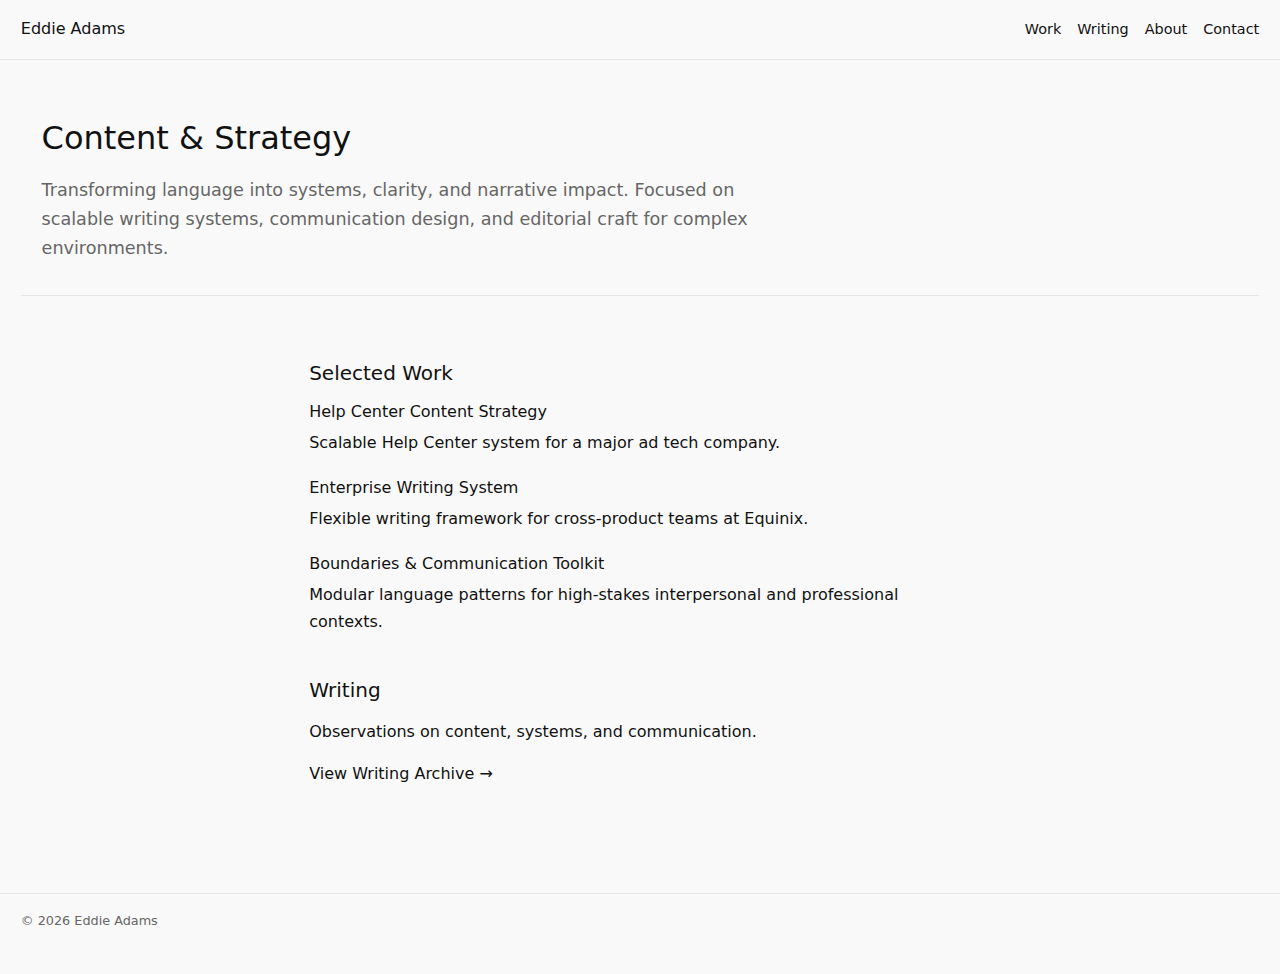
<file: index.html>
<html lang="en">
<head>
  <meta charset="UTF-8" />
  <meta name="viewport" content="width=device-width, initial-scale=1" />
  <title>Eddie Adams — Content & Strategy</title>
  <meta name="description" content="Content and strategy for founders who value clarity, restraint, and good taste." />
  <link rel="stylesheet" href="styles.css">
</head>
<body>
  <!-- Site Header -->
  <header>
    <nav aria-label="Primary navigation">
      <a href="index.html" class="site-title">Eddie Adams</a>
      <ul class="nav-links">
        <li><a href="work.html">Work</a></li>
        <li><a href="writing.html">Writing</a></li>
        <li><a href="about.html">About</a></li>
        <li><a href="contact.html">Contact</a></li>
      </ul>
    </nav>
  </header>

  <!-- Main Content -->
  <main>
    <header class="work-header">
      <h1>Content & Strategy</h1>
      <p>
        Transforming language into systems, clarity, and narrative impact. Focused on scalable writing systems, communication design,
        and editorial craft for complex environments.
      </p>
    </header>

    <!-- Selected Work -->
    <section class="selected-work">
      <h2>Selected Work</h2>
      <ul class="work-list">
        <li>
          <article>
            <h3>
              <a href="case-study-help-center.html">Help Center Content Strategy</a>
            </h3>
            <p>
              Scalable Help Center system for a major ad tech company.
            </p>
          </article>
        </li>
        <li>
          <article>
            <h3>
              <a href="case-study-enterprise-writing-system.html">Enterprise Writing System</a>
            </h3>
            <p>
              Flexible writing framework for cross-product teams at Equinix.
            </p>
          </article>
        </li>
<li>
<article>
  <h3>
    <a href="case-study-boundaries-communication.html">
     Boundaries & Communication Toolkit
    </a>
  </h3>
  <p>
    Modular language patterns for high-stakes interpersonal and professional contexts.
  </p>
</article>
</li>

       <!--  <li>
          <article>
            <h3>
              <a href="case-study-patterns.html">Predictable Communication System</a>
            </h3>
            <p>
              Structured language patterns for regulated classrooms.
            </p>
          </article>
        </li> -->
      </ul>
    </section>

    <!-- Optional Thinking Teaser -->
    <section class="writing-teaser">
      <h2>Writing</h2>
      <p>
        Observations on content, systems, and communication.
      </p>
      <p>
        <a href="writing.html">View Writing Archive →</a>
      </p>
    </section>
  </main>

  <!-- Footer -->
  <footer>
    <small>
      © <span id="year"></span> Eddie Adams
    </small>
  </footer>

  <!-- Minimal JS for year -->
  <script>
    document.getElementById('year').textContent = new Date().getFullYear();
  </script>
</body>
</html>
</file>
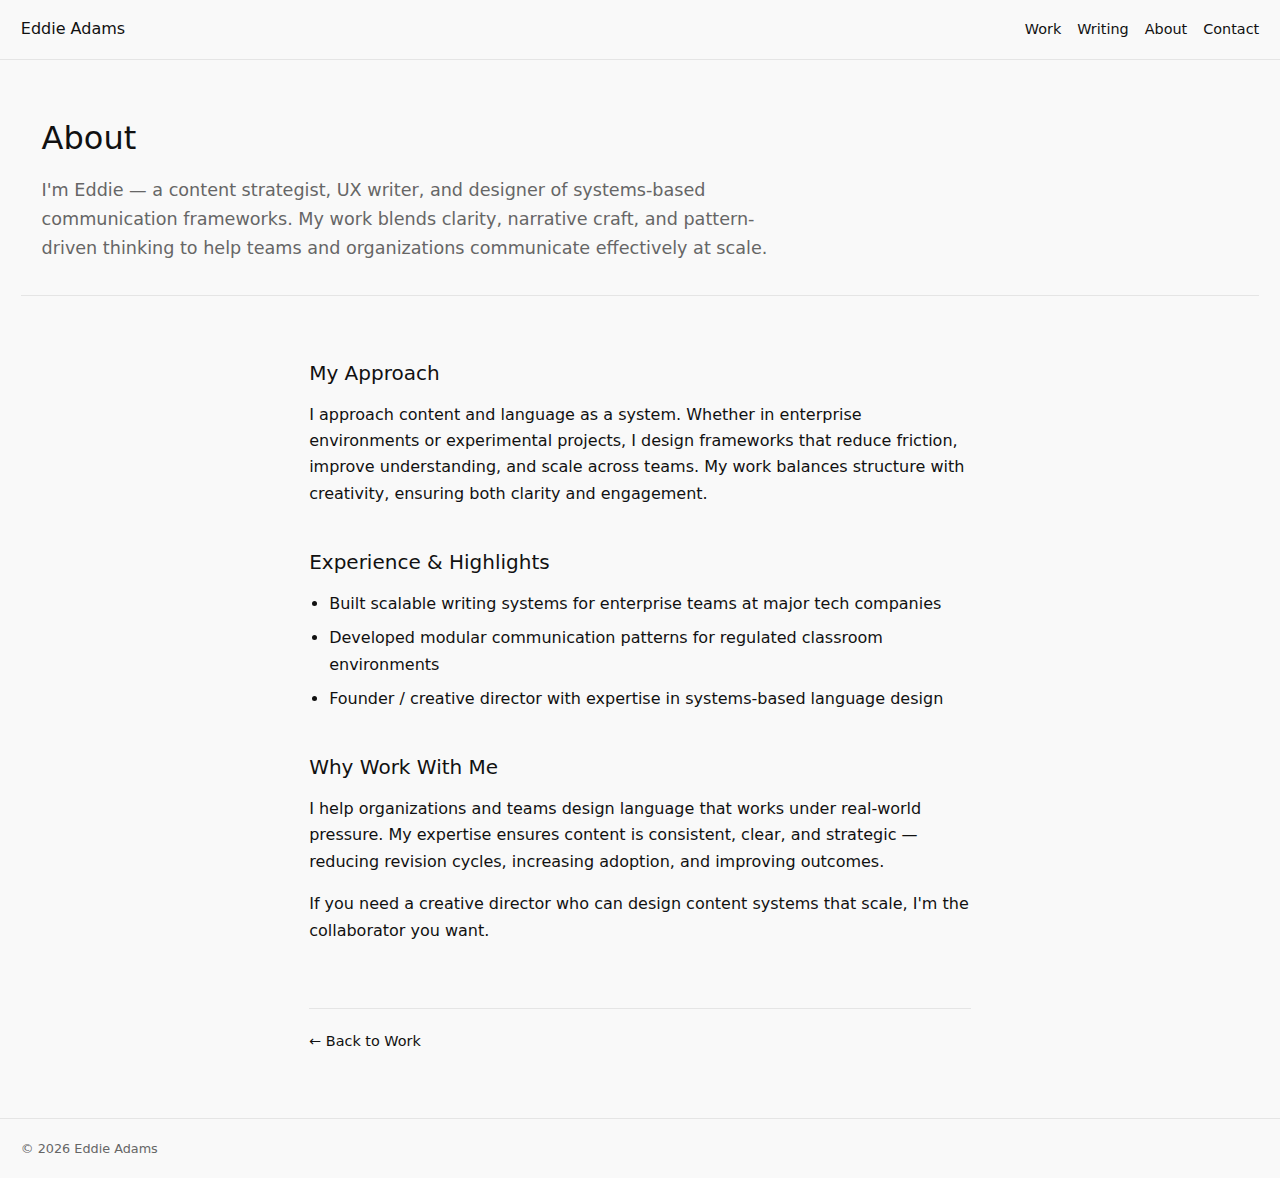
<file: about.html>
<!DOCTYPE html>
<html lang="en">
<head>
  <meta charset="UTF-8" />
  <meta name="viewport" content="width=device-width, initial-scale=1.0" />
  <title>About — Eddie Adams</title>
  <meta name="description" content="About Me — founder, content strategist, and designer of systems-based communication frameworks." />
  <link rel="stylesheet" href="styles.css">
</head>

<body>

  <!-- Site Header -->
  <header>
    <nav aria-label="Primary navigation">
      <a href="index.html" class="site-title">Eddie Adams</a>
      <ul class="nav-links">
        <li><a href="work.html">Work</a></li>
        <li><a href="writing.html">Writing</a></li>
        <li><a href="about.html">About</a></li>
        <li><a href="contact.html">Contact</a></li>
      </ul>
    </nav>
  </header>

  <main>

    <header class="about-header">
      <h1>About</h1>
      <p>
        I'm Eddie — a content strategist, UX writer, and designer of systems-based communication frameworks. My work blends clarity, narrative craft, and pattern-driven thinking to help teams and organizations communicate effectively at scale.
      </p>
    </header>

    <section class="about-section">
      <h2>My Approach</h2>
      <p>
        I approach content and language as a system. Whether in enterprise environments or experimental projects, I design frameworks that reduce friction, improve understanding, and scale across teams. My work balances structure with creativity, ensuring both clarity and engagement.
      </p>
    </section>

    <section class="about-section">
      <h2>Experience & Highlights</h2>
      <ul>
        <li>Built scalable writing systems for enterprise teams at major tech companies</li>
        <li>Developed modular communication patterns for regulated classroom environments</li>

<!--
        <li>Curated independent and professional writing portfolios, demonstrating editorial judgment and narrative craft</li>  -->

        <li>Founder / creative director with expertise in systems-based language design</li>
      </ul>
    </section>

    <section class="about-section">
      <h2>Why Work With Me</h2>
      <p>
        I help organizations and teams design language that works under real-world pressure. My expertise ensures content is consistent, clear, and strategic — reducing revision cycles, increasing adoption, and improving outcomes. 
      </p>
      <p>
        If you need a creative director who can design content systems that scale, I'm the collaborator you want.
      </p>
    </section>

  
<article class="case-study">
<nav class="case-study-nav">
        <a href="work.html">← Back to Work</a>
      </nav>
</article>

  </main>

  <!-- Footer -->
  <footer>
    <small>
      © <span id="year"></span> Eddie Adams
    </small>
  </footer>

  <script>
    document.getElementById('year').textContent = new Date().getFullYear();
  </script>

</body>
</html>
</file>
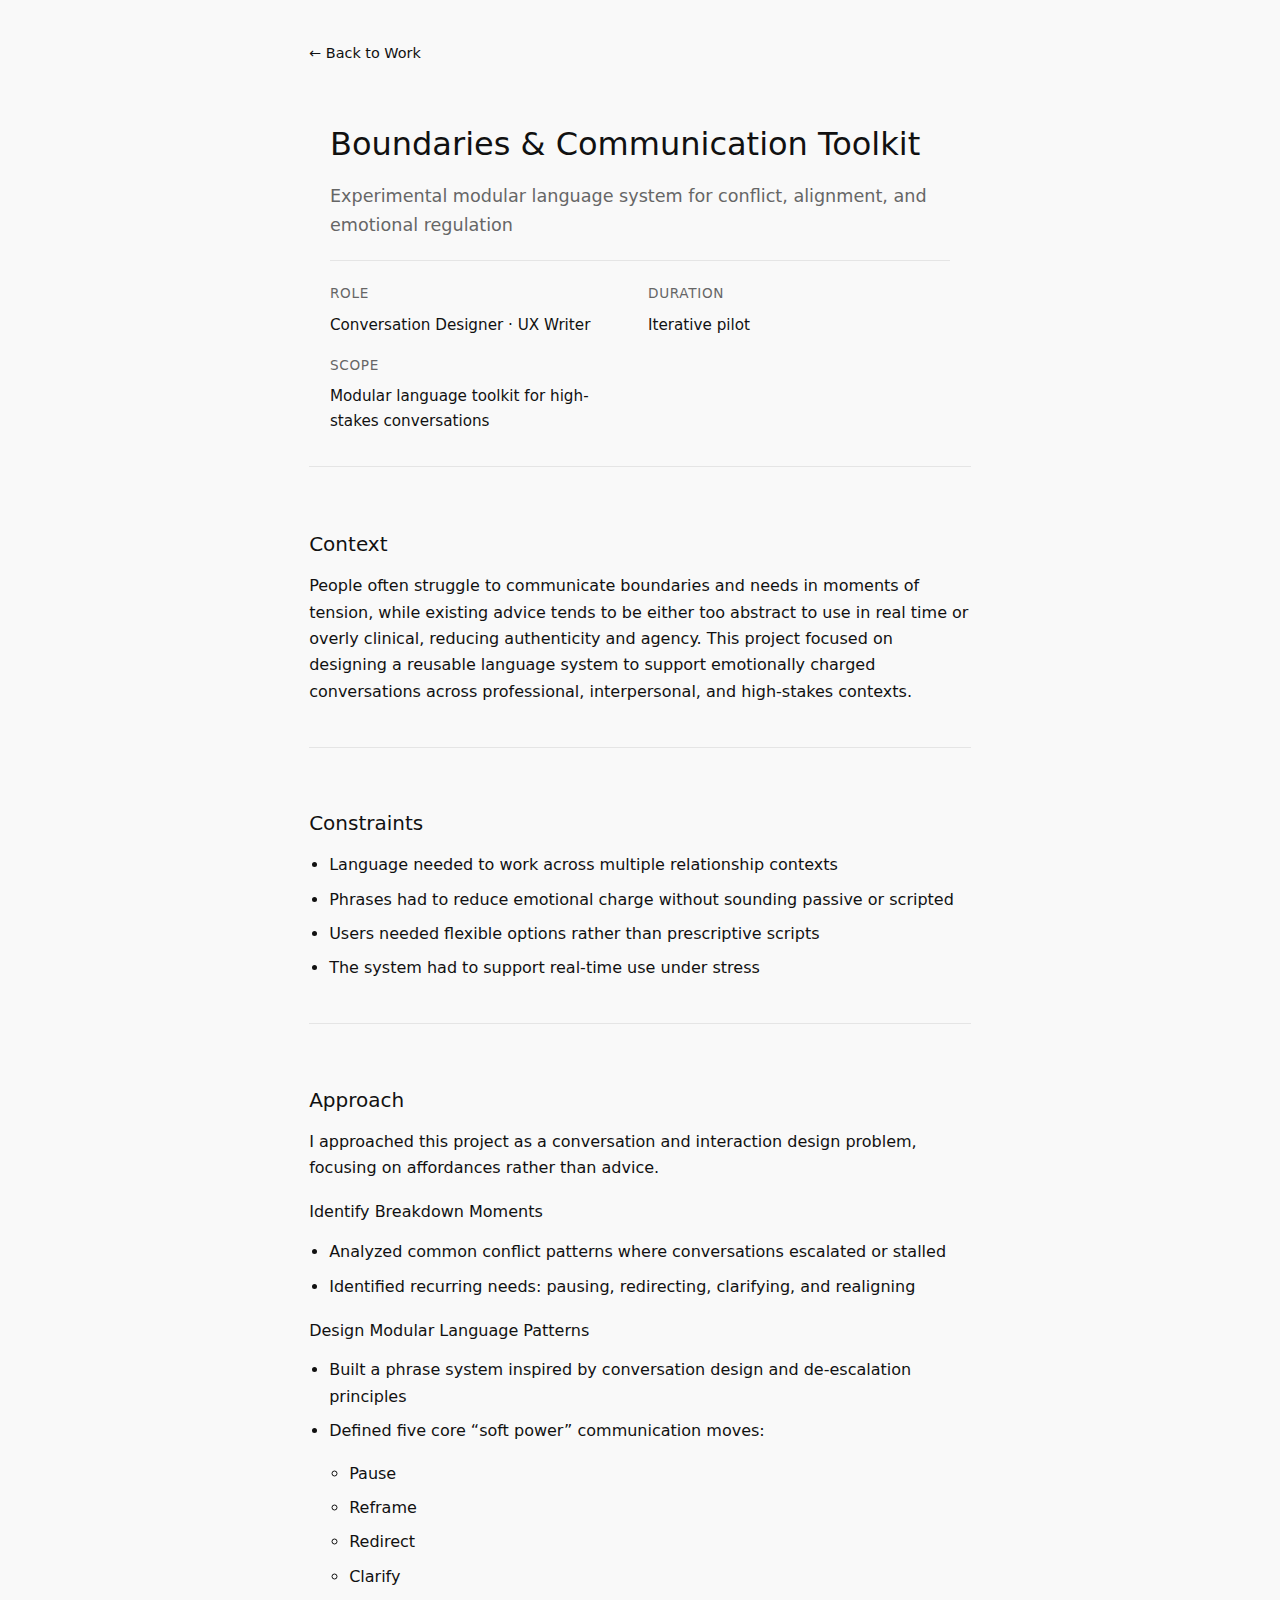
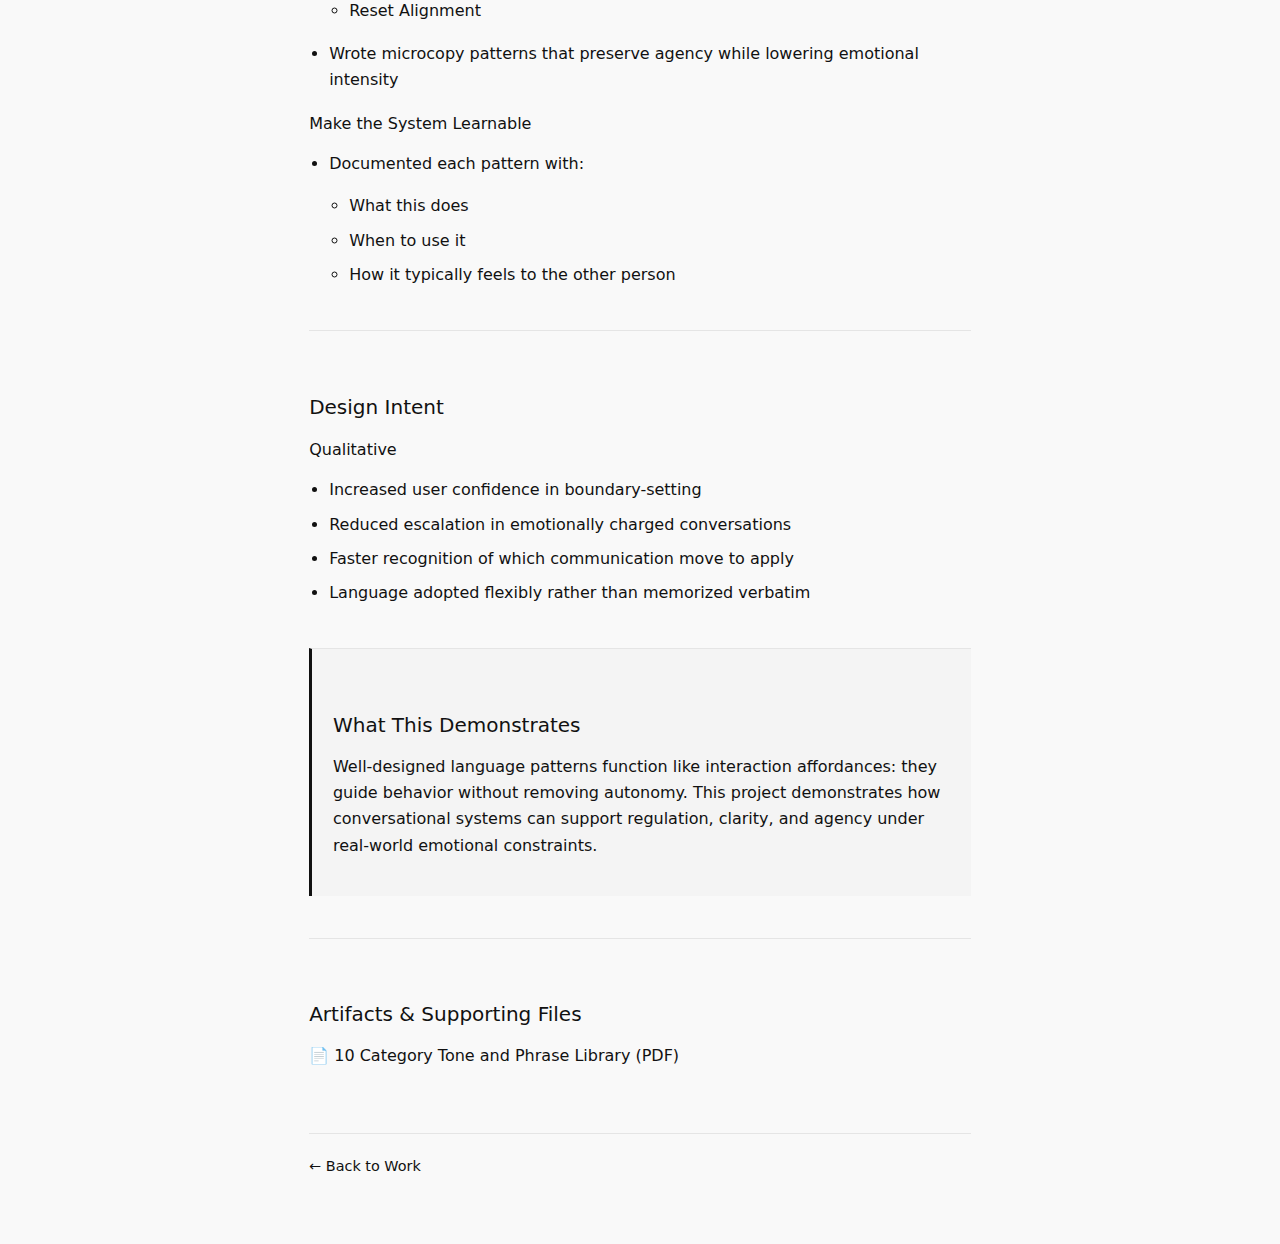
<file: case-study-boundaries-communication.html>
<!DOCTYPE html>
<html lang="en">
<head>
  <meta charset="UTF-8" />
  <meta name="viewport" content="width=device-width, initial-scale=1.0" />
  <title>Boundaries & Communication Toolkit — Case Study</title>
  <meta name="description" content="Case study on designing a modular language toolkit for boundary-setting and conflict de-escalation." />
  <link rel="stylesheet" href="styles.css">
</head>

<body>

  <main id="content">

    <article class="case-study">

      <nav class="case-study-nav">
        <a href="work.html">← Back to Work</a>
      </nav>

      <header class="case-study-header">
        <h1>Boundaries & Communication Toolkit</h1>
        <p class="case-study-subtitle">
          Experimental modular language system for conflict, alignment, and emotional regulation
        </p>

        <dl class="case-study-meta">
          <div>
            <dt>Role</dt>
            <dd>Conversation Designer · UX Writer</dd>
          </div>
          <div>
            <dt>Duration</dt>
            <dd>Iterative pilot</dd>
          </div>
          <div>
            <dt>Scope</dt>
            <dd>Modular language toolkit for high-stakes conversations</dd>
          </div>
        </dl>
      </header>

      <section class="case-study-section">
        <h2>Context</h2>
        <p>
          People often struggle to communicate boundaries and needs in moments of tension, while existing advice tends to be either too abstract to use in real time or overly clinical, reducing authenticity and agency. This project focused on designing a reusable language system to support emotionally charged conversations across professional, interpersonal, and high-stakes contexts.
        </p>
      </section>

      <section class="case-study-section">
        <h2>Constraints</h2>
        <ul>
          <li>Language needed to work across multiple relationship contexts</li>
          <li>Phrases had to reduce emotional charge without sounding passive or scripted</li>
          <li>Users needed flexible options rather than prescriptive scripts</li>
          <li>The system had to support real-time use under stress</li>
        </ul>
      </section>

      <section class="case-study-section">
        <h2>Approach</h2>
        <p>
          I approached this project as a conversation and interaction design problem, focusing on affordances rather than advice.
        </p>

        <h3>Identify Breakdown Moments</h3>
        <ul>
          <li>Analyzed common conflict patterns where conversations escalated or stalled</li>
          <li>Identified recurring needs: pausing, redirecting, clarifying, and realigning</li>
        </ul>

        <h3>Design Modular Language Patterns</h3>
        <ul>
          <li>Built a phrase system inspired by conversation design and de-escalation principles</li>
          <li>Defined five core “soft power” communication moves:</li>
          <ul>
            <li>Pause</li>
            <li>Reframe</li>
            <li>Redirect</li>
            <li>Clarify</li>
            <li>Reset Alignment</li>
          </ul>
          <li>Wrote microcopy patterns that preserve agency while lowering emotional intensity</li>
        </ul>

        <h3>Make the System Learnable</h3>
        <ul>
          <li>Documented each pattern with:</li>
          <ul>
            <li>What this does</li>
            <li>When to use it</li>
            <li>How it typically feels to the other person</li>
          </ul>
        </ul>
      </section>

     <!-- <section class="case-study-section">
        <h2>Deliverables</h2>
        <ul>
          <li>10-category tone and phrase library</li>
          <li>Pattern explanations and usage guidance</li>
          <li>Before-and-after rewrites of conflict scenarios</li>
        </ul>
      </section> -->

      <section class="case-study-section">
        <h2>Design Intent</h2>
        <h3>Qualitative</h3>
        <ul>
          <li>Increased user confidence in boundary-setting</li>
          <li>Reduced escalation in emotionally charged conversations</li>
          <li>Faster recognition of which communication move to apply</li>
          <li>Language adopted flexibly rather than memorized verbatim</li>
        </ul>
      </section>

      <section class="case-study-section case-study-demonstrates">
        <h2>What This Demonstrates</h2>
        <p>
          Well-designed language patterns function like interaction affordances: they guide behavior without removing autonomy. This project demonstrates how conversational systems can support regulation, clarity, and agency under real-world emotional constraints.
        </p>
      </section>

<section class="case-study-section case-study-artifacts">
  <h2>Artifacts & Supporting Files</h2>
  <ul>
    <li>
      <a href="Category_Tone _Phrase_Library.pdf" target="_blank" rel="noopener">
        📄 10 Category Tone and Phrase Library (PDF)
      </a>
    </ul>
</section>

      <nav class="case-study-nav">
        <a href="work.html">← Back to Work</a>
      </nav>

    </article>

  </main>

</body>
</html>
</file>
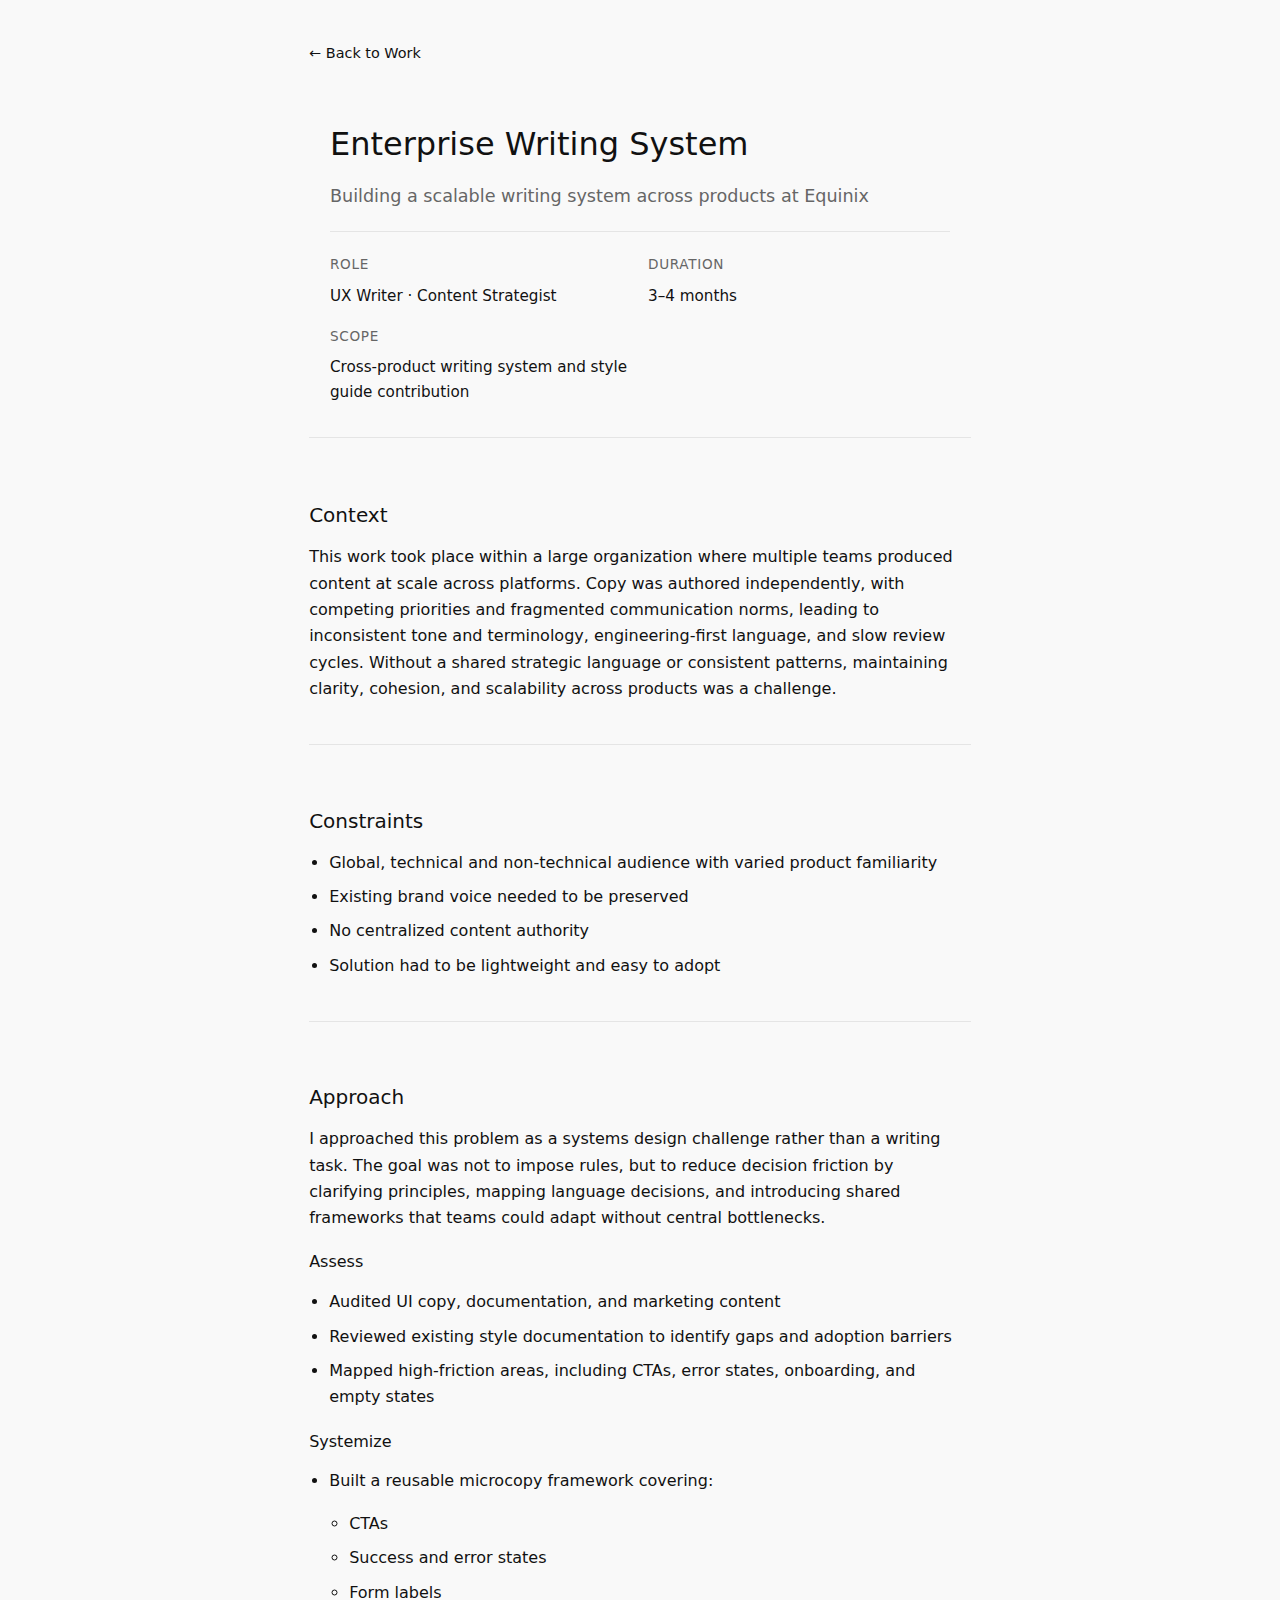
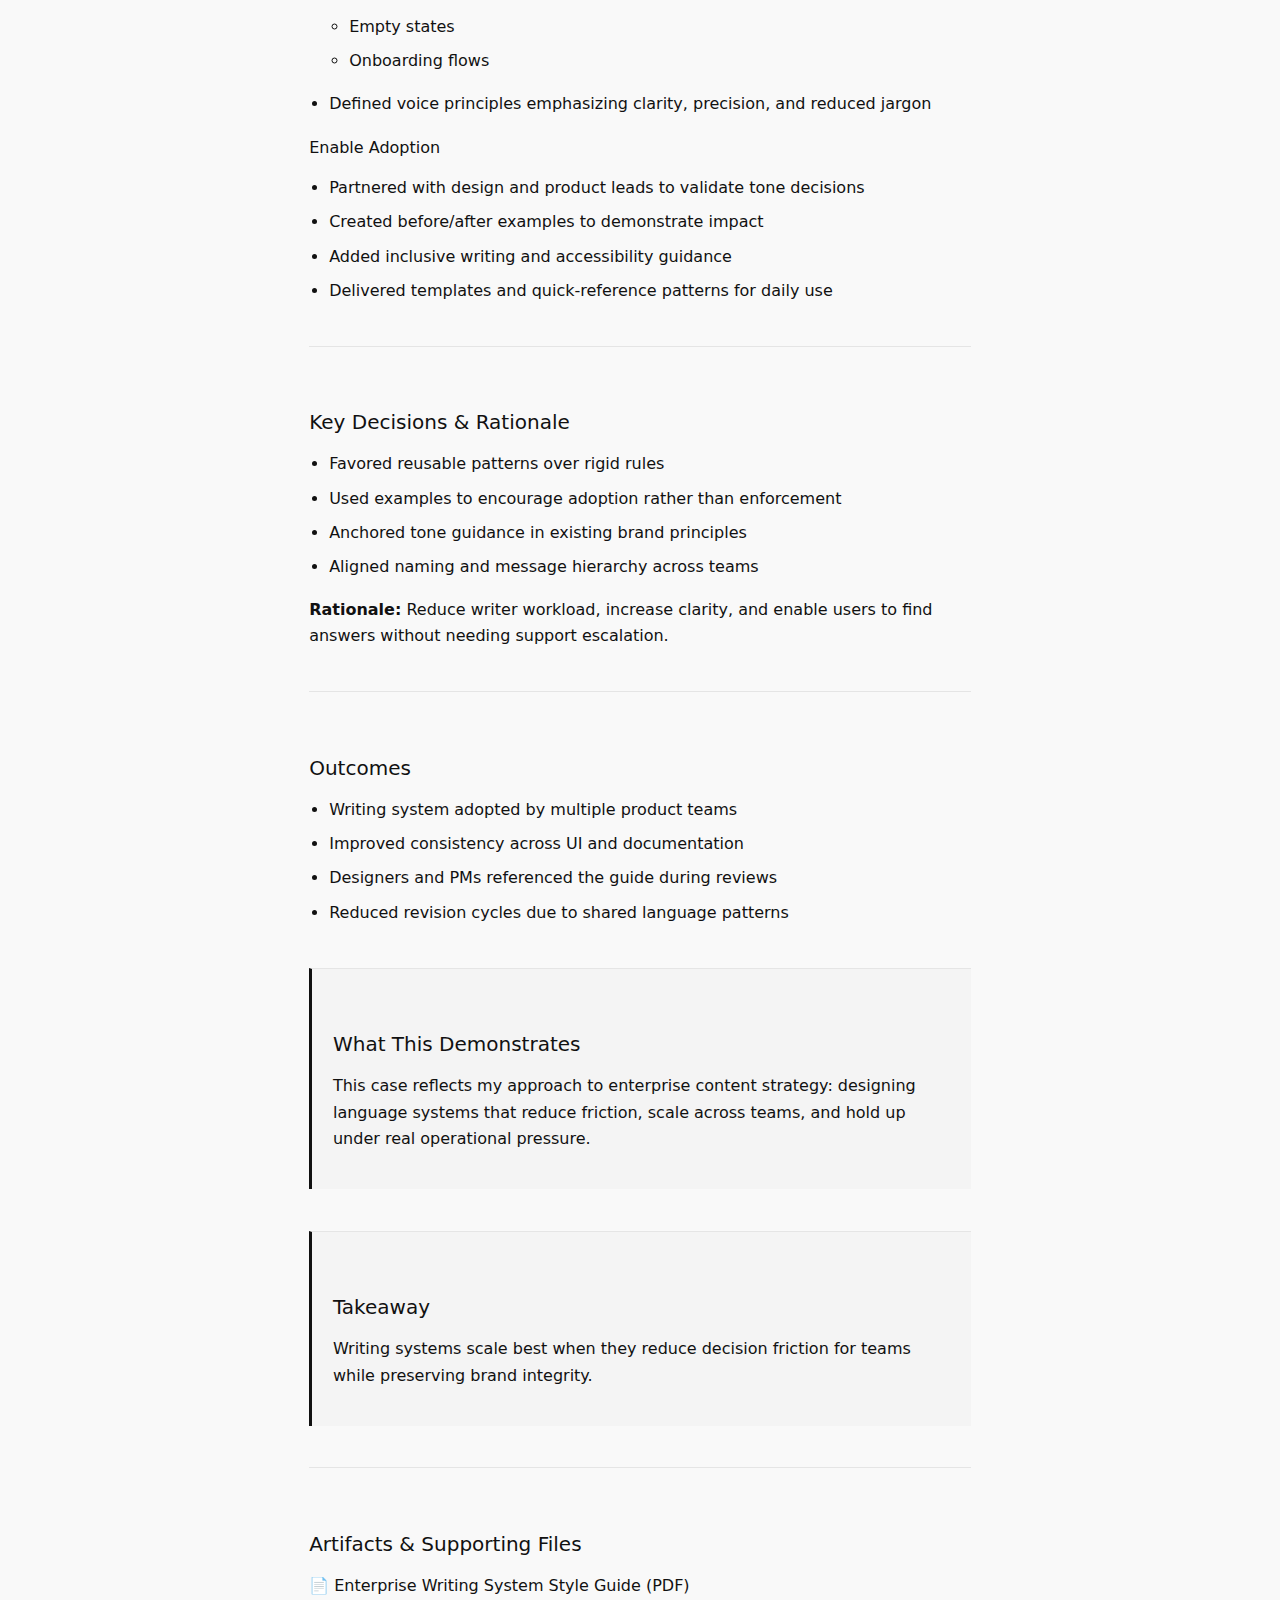
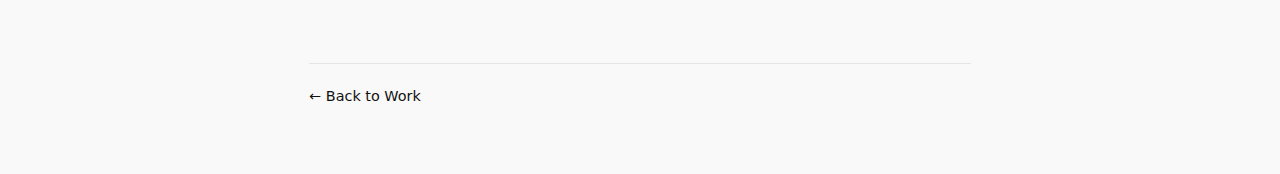
<file: case-study-enterprise-writing-system.html>
<!DOCTYPE html>
<html lang="en">
<head>
  <meta charset="UTF-8" />
  <meta name="viewport" content="width=device-width, initial-scale=1.0" />
  <title>Enterprise Writing System — Case Study</title>
  <meta name="description" content="Case study on building a scalable enterprise writing system to improve clarity, consistency, and adoption across product teams." />
<link rel="stylesheet" href="styles.css">
</head>

<body>

  <main id="content">

    <article class="case-study">

      <nav class="case-study-nav">
        <a href="work.html">← Back to Work</a>
      </nav>

      <header class="case-study-header">
        <h1>Enterprise Writing System</h1>
        <p class="case-study-subtitle">
          Building a scalable writing system across products at Equinix
        </p>

        <dl class="case-study-meta">
          <div>
            <dt>Role</dt>
            <dd>UX Writer · Content Strategist</dd>
          </div>
          <div>
            <dt>Duration</dt>
            <dd>3–4 months</dd>
          </div>
          <div>
            <dt>Scope</dt>
            <dd>Cross-product writing system and style guide contribution</dd>
          </div>
        </dl>
      </header>

<section class="case-study-section">
  <h2>Context</h2>
  <p>
    This work took place within a large organization where multiple teams produced content at scale across platforms. Copy was authored independently, with competing priorities and fragmented communication norms, leading to inconsistent tone and terminology, engineering-first language, and slow review cycles. Without a shared strategic language or consistent patterns, maintaining clarity, cohesion, and scalability across products was a challenge.
  </p>
</section>

<!--
      <section class="case-study-section">
        <h2>Problem</h2>
        <p>
          Content across Equinix platforms was authored independently by multiple teams. This resulted in inconsistent tone and terminology, engineering-first language that increased user friction, and no shared system to support clarity or scale.
        </p>
        <p>
          Review cycles slowed, and the brand voice fragmented across products.
        </p>
      </section> -->

      <section class="case-study-section">
        <h2>Constraints</h2>
        <ul>
          <li>Global, technical and non-technical audience with varied product familiarity</li>
          <li>Existing brand voice needed to be preserved</li>
          <li>No centralized content authority</li>
          <li>Solution had to be lightweight and easy to adopt</li>
        </ul>
      </section>

      <section class="case-study-section">


        <h2>Approach</h2>
<p>
  I approached this problem as a systems design challenge rather than a writing task. 
  The goal was not to impose rules, but to reduce decision friction by clarifying principles, mapping language decisions, 
  and introducing shared frameworks that teams could adapt without central bottlenecks.
</p>

        <h3>Assess</h3>
        <ul>
          <li>Audited UI copy, documentation, and marketing content</li>
          <li>Reviewed existing style documentation to identify gaps and adoption barriers</li>
          <li>Mapped high-friction areas, including CTAs, error states, onboarding, and empty states</li>
        </ul>

        <h3>Systemize</h3>
        <ul>
          <li>Built a reusable microcopy framework covering:
            <ul>
              <li>CTAs</li>
              <li>Success and error states</li>
              <li>Form labels</li>
              <li>Empty states</li>
              <li>Onboarding flows</li>
            </ul>
          </li>
          <li>Defined voice principles emphasizing clarity, precision, and reduced jargon</li>
        </ul>

        <h3>Enable Adoption</h3>
        <ul>
          <li>Partnered with design and product leads to validate tone decisions</li>
          <li>Created before/after examples to demonstrate impact</li>
          <li>Added inclusive writing and accessibility guidance</li>
          <li>Delivered templates and quick-reference patterns for daily use</li>
        </ul>
      </section>

      <section class="case-study-section">
        <h2>Key Decisions & Rationale</h2>
        <ul>
          <li>Favored reusable patterns over rigid rules</li>
          <li>Used examples to encourage adoption rather than enforcement</li>
          <li>Anchored tone guidance in existing brand principles</li>
          <li>Aligned naming and message hierarchy across teams</li>
        </ul>
	 <p>
          <strong>Rationale:</strong> Reduce writer workload, increase clarity, and enable users to find answers without needing support escalation.
        </p>
      </section>

      <section class="case-study-section">
        <h2>Outcomes</h2>
        <ul>
          <li>Writing system adopted by multiple product teams</li>
          <li>Improved consistency across UI and documentation</li>
          <li>Designers and PMs referenced the guide during reviews</li>
          <li>Reduced revision cycles due to shared language patterns</li>
        </ul>
      </section>

<section class="case-study-section case-study-demonstrates">
  <h2>What This Demonstrates</h2>
  <p>
    This case reflects my approach to enterprise content strategy: designing language systems that reduce friction,
    scale across teams, and hold up under real operational pressure.
  </p>
</section>


      <section class="case-study-section case-study-takeaway">
        <h2>Takeaway</h2>
        <p>
          Writing systems scale best when they reduce decision friction for teams while preserving brand integrity.
        </p>
      </section>

<section class="case-study-section case-study-artifacts">
  <h2>Artifacts & Supporting Files</h2>
  <ul>
    <li>
      <a href="files/Style_guide_sample.pdf" target="_blank" rel="noopener">
        📄 Enterprise Writing System Style Guide (PDF)
      </a>
    </ul>
</section>


      <nav class="case-study-nav">
        <a href="work.html">← Back to Work</a>
      </nav>

    </article>

  </main>

</body>
</html>
</file>
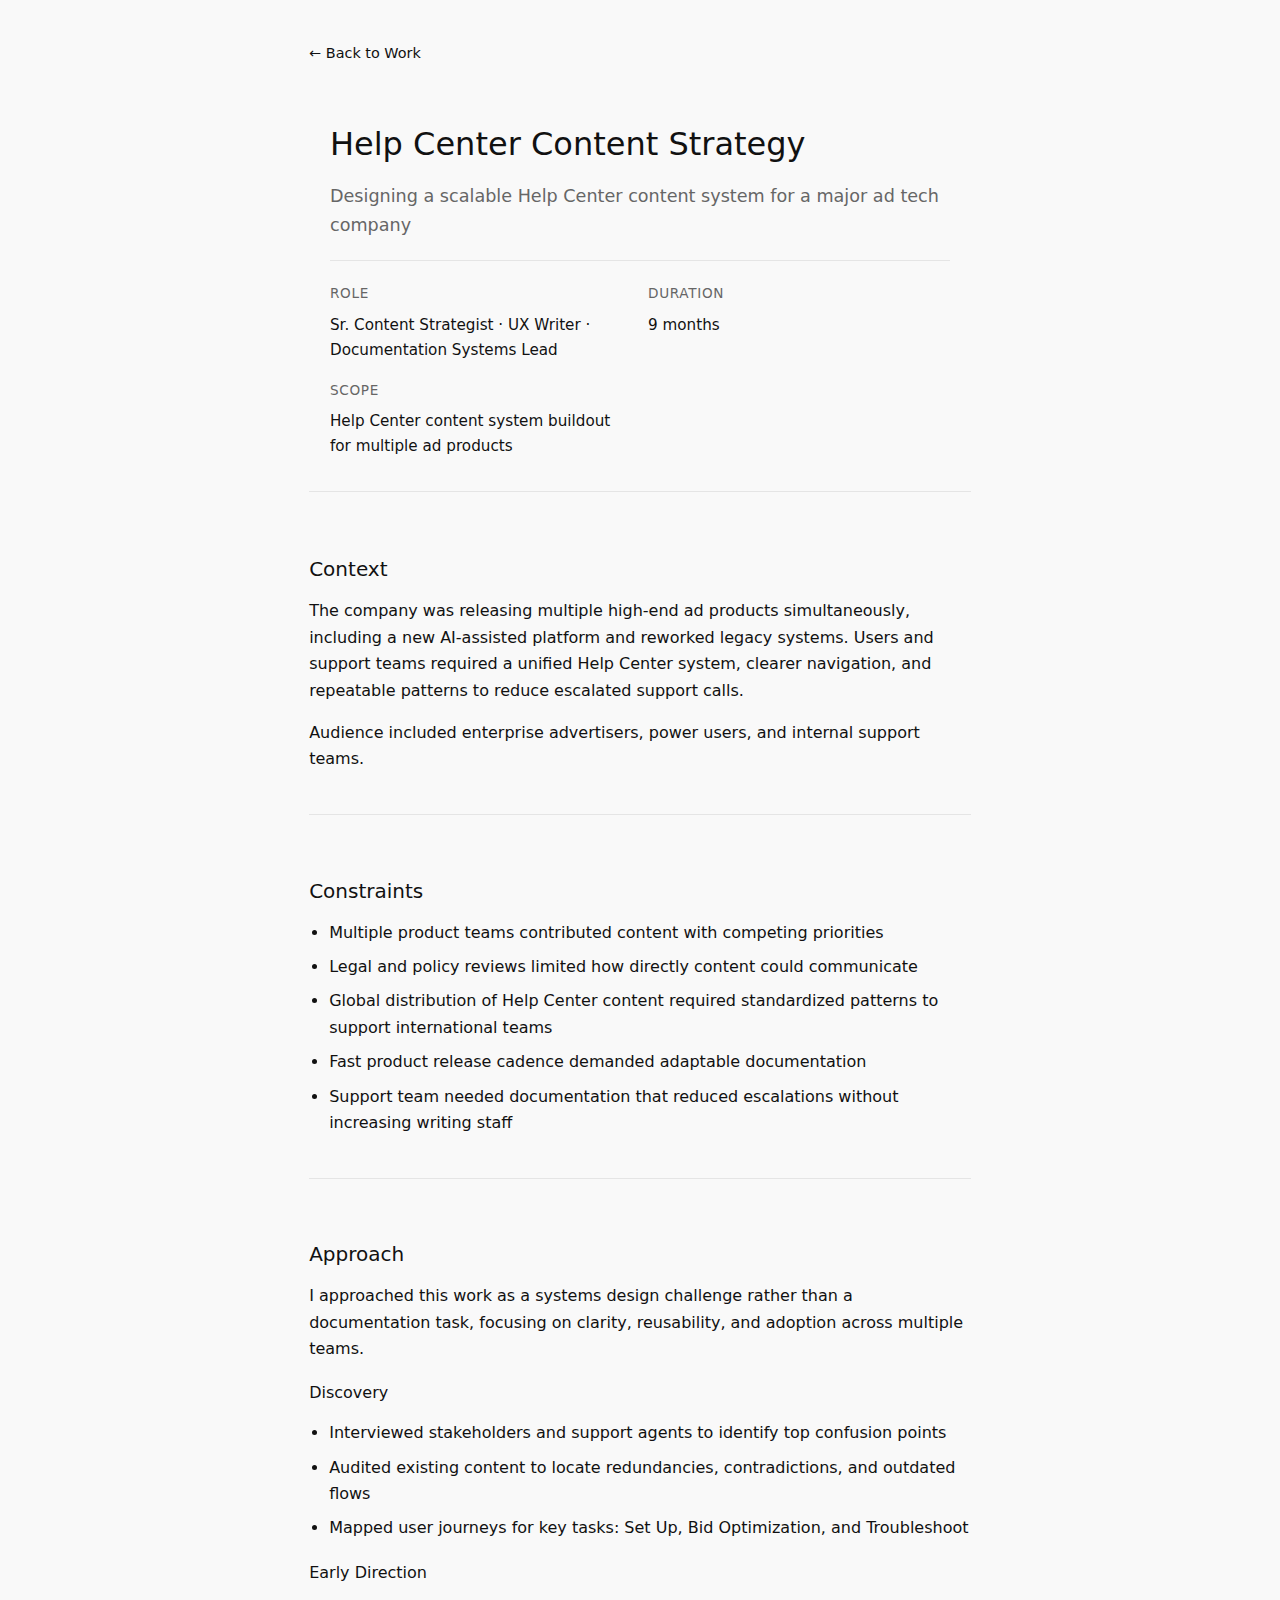
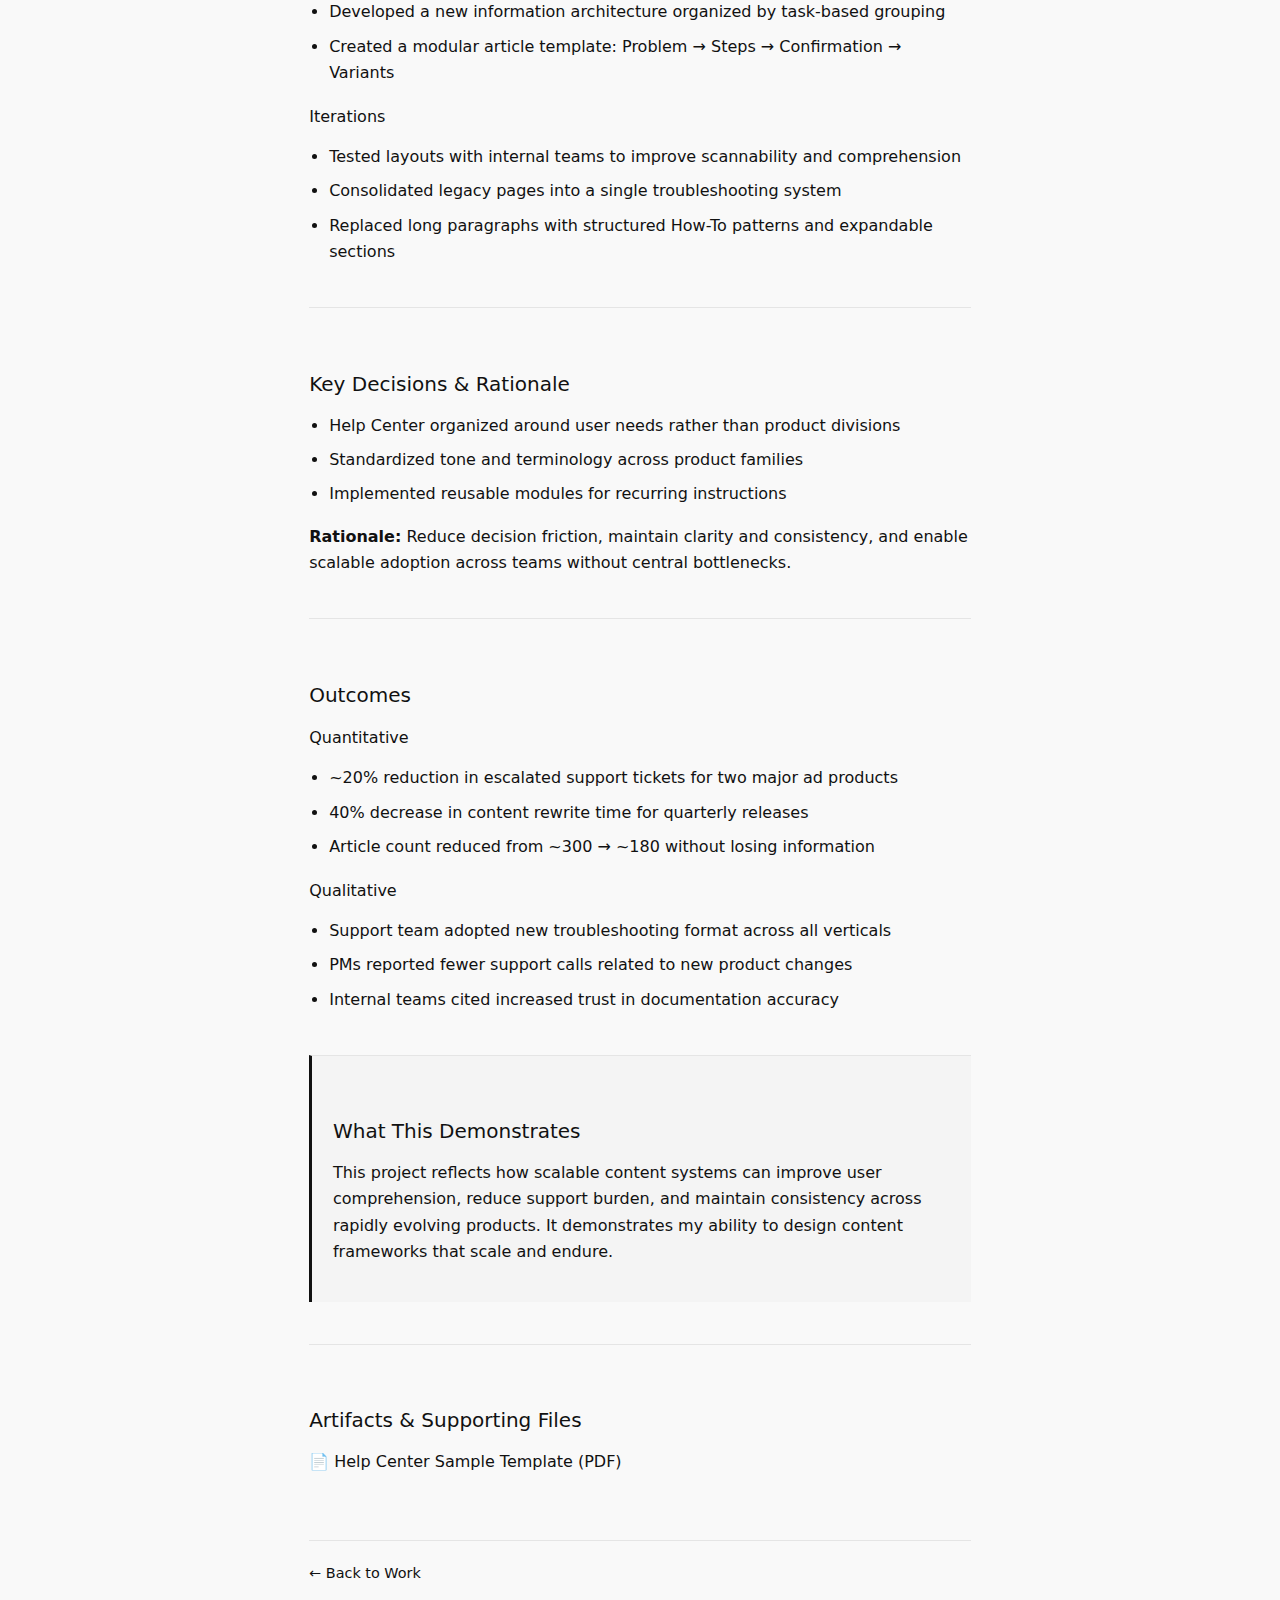
<file: case-study-help-center.html>
<!DOCTYPE html>
<html lang="en">
<head>
  <meta charset="UTF-8" />
  <meta name="viewport" content="width=device-width, initial-scale=1.0" />
  <title>Help Center Content Strategy — Case Study</title>
  <meta name="description" content="Case study on designing a scalable Help Center content system for an enterprise ad tech company." />
<link rel="stylesheet" href="styles.css">
</head>

<body>

  <main id="content">

    <article class="case-study">

      <nav class="case-study-nav">
        <a href="work.html">← Back to Work</a>
      </nav>

      <header class="case-study-header">
        <h1>Help Center Content Strategy</h1>
        <p class="case-study-subtitle">
          Designing a scalable Help Center content system for a major ad tech company
        </p>

        <dl class="case-study-meta">
          <div>
            <dt>Role</dt>
            <dd>Sr. Content Strategist · UX Writer · Documentation Systems Lead</dd>
          </div>
          <div>
            <dt>Duration</dt>
            <dd>9 months</dd>
          </div>
          <div>
            <dt>Scope</dt>
            <dd>Help Center content system buildout for multiple ad products</dd>
          </div>
        </dl>
      </header>

      <section class="case-study-section">
        <h2>Context</h2>
        <p>
          The company was releasing multiple high-end ad products simultaneously, including a new AI-assisted platform and reworked legacy systems. Users and support teams required a unified Help Center system, clearer navigation, and repeatable patterns to reduce escalated support calls.
        </p>
        <p>
          Audience included enterprise advertisers, power users, and internal support teams.
        </p>
      </section>

      <section class="case-study-section">
        <h2>Constraints</h2>
        <ul>
          <li>Multiple product teams contributed content with competing priorities</li>
          <li>Legal and policy reviews limited how directly content could communicate</li>
          <li>Global distribution of Help Center content required standardized patterns to support international teams</li>
          <li>Fast product release cadence demanded adaptable documentation</li>
          <li>Support team needed documentation that reduced escalations without increasing writing staff</li>
        </ul>
      </section>

      <section class="case-study-section">
        <h2>Approach</h2>
        <p>
          I approached this work as a systems design challenge rather than a documentation task, focusing on clarity, reusability, and adoption across multiple teams.
        </p>

        <h3>Discovery</h3>
        <ul>
          <li>Interviewed stakeholders and support agents to identify top confusion points</li>
          <li>Audited existing content to locate redundancies, contradictions, and outdated flows</li>
          <li>Mapped user journeys for key tasks: Set Up, Bid Optimization, and Troubleshoot</li>
        </ul>

        <h3>Early Direction</h3>
        <ul>
          <li>Developed a new information architecture organized by task-based grouping</li>
          <li>Created a modular article template: Problem → Steps → Confirmation → Variants</li>
        </ul>

        <h3>Iterations</h3>
        <ul>
          <li>Tested layouts with internal teams to improve scannability and comprehension</li>
          <li>Consolidated legacy pages into a single troubleshooting system</li>
          <li>Replaced long paragraphs with structured How-To patterns and expandable sections</li>
        </ul>
      </section>

      <section class="case-study-section">
        <h2>Key Decisions & Rationale</h2>
        <ul>
          <li>Help Center organized around user needs rather than product divisions</li>
          <li>Standardized tone and terminology across product families</li>
          <li>Implemented reusable modules for recurring instructions</li>
        </ul>
        <p>
          <strong>Rationale:</strong> Reduce decision friction, maintain clarity and consistency, and enable scalable adoption across teams without central bottlenecks.
        </p>
      </section>

      <section class="case-study-section">
        <h2>Outcomes</h2>
        <h3>Quantitative</h3>
        <ul>
          <li>~20% reduction in escalated support tickets for two major ad products</li>
          <li>40% decrease in content rewrite time for quarterly releases</li>
          <li>Article count reduced from ~300 → ~180 without losing information</li>
        </ul>
        <h3>Qualitative</h3>
        <ul>
          <li>Support team adopted new troubleshooting format across all verticals</li>
          <li>PMs reported fewer support calls related to new product changes</li>
          <li>Internal teams cited increased trust in documentation accuracy</li>
        </ul>
      </section>

      <section class="case-study-section case-study-demonstrates">
        <h2>What This Demonstrates</h2>
        <p>
          This project reflects how scalable content systems can improve user comprehension, reduce support burden, and maintain consistency across rapidly evolving products. It demonstrates my ability to design content frameworks that scale and endure.
        </p>
      </section>

<section class="case-study-section case-study-artifacts">
  <h2>Artifacts & Supporting Files</h2>
  <ul>
    <li>
      <a href="help_center_sample.pdf" target="_blank" rel="noopener">
        📄 Help Center Sample Template (PDF)
      </a>
    </li>
  </ul>
</section>


      <nav class="case-study-nav">
        <a href="work.html">← Back to Work</a>
      </nav>

    </article>

  </main>

</body>
</html>
</file>
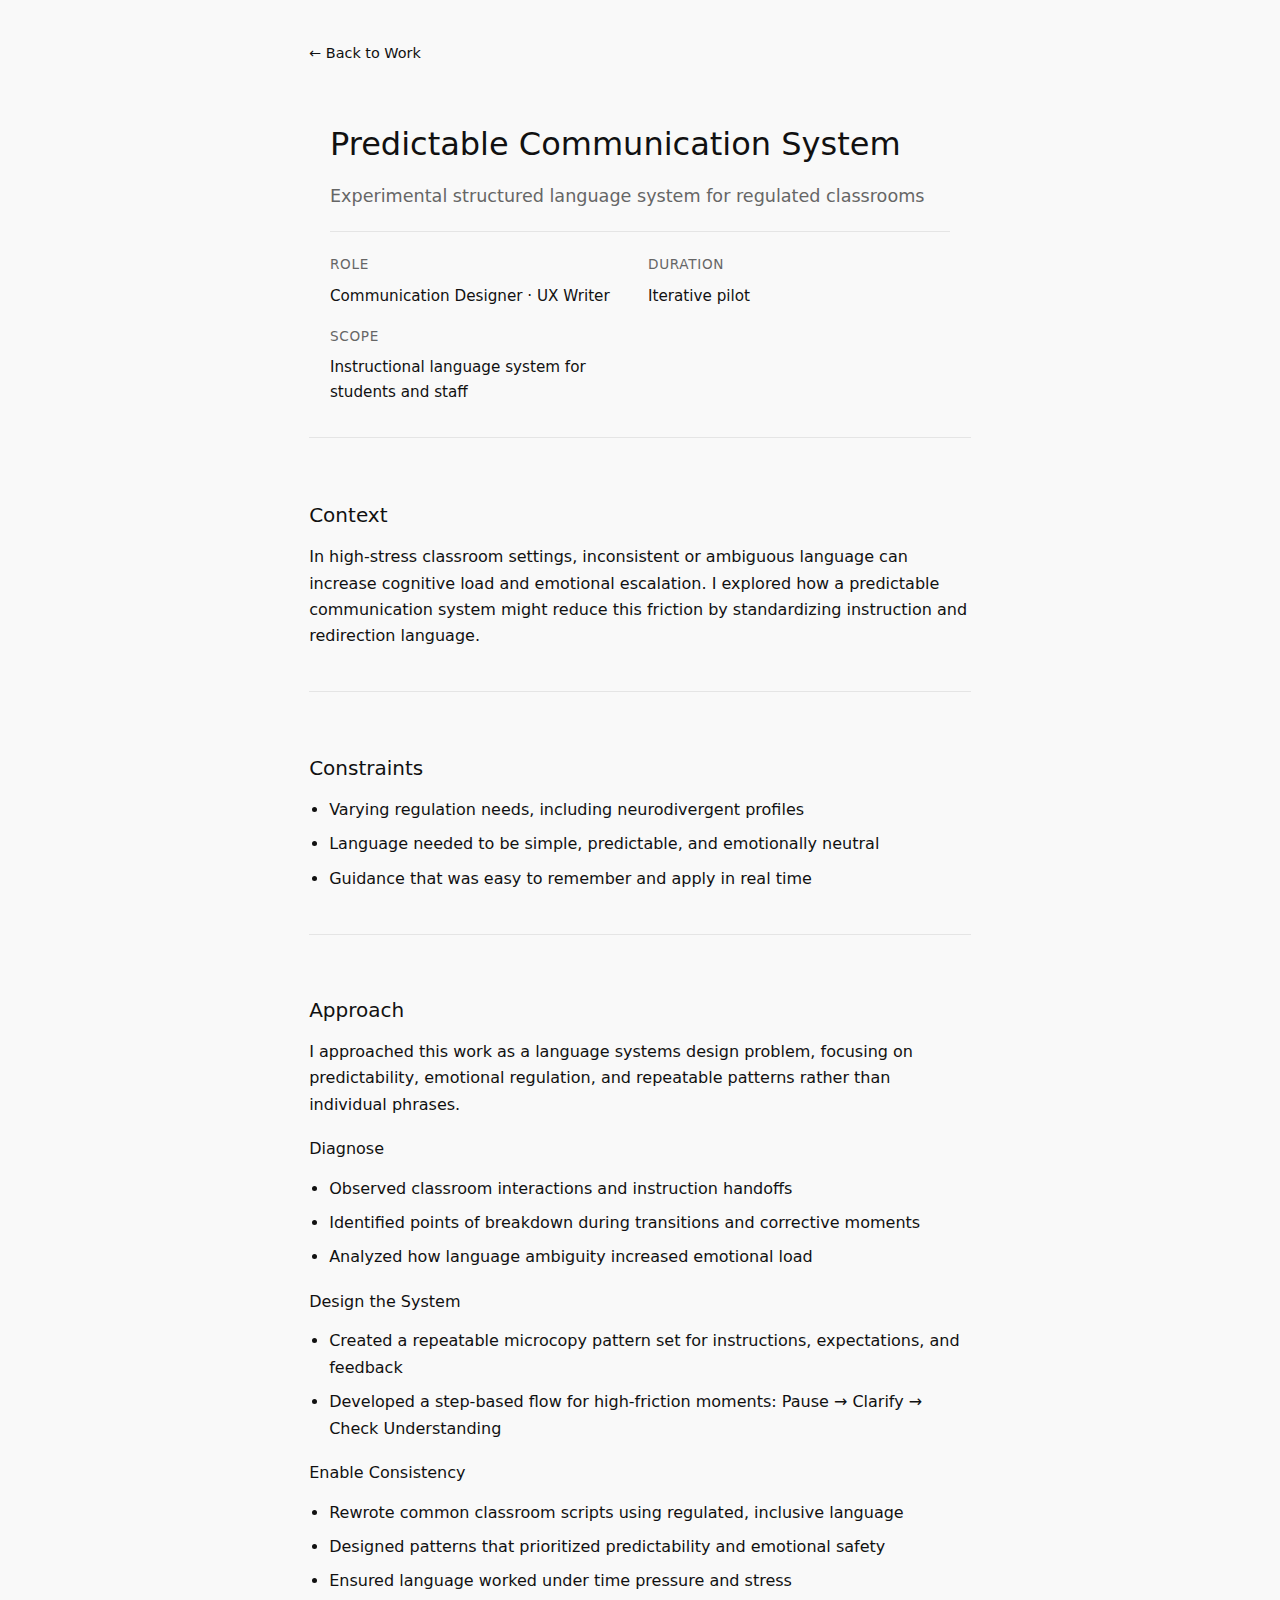
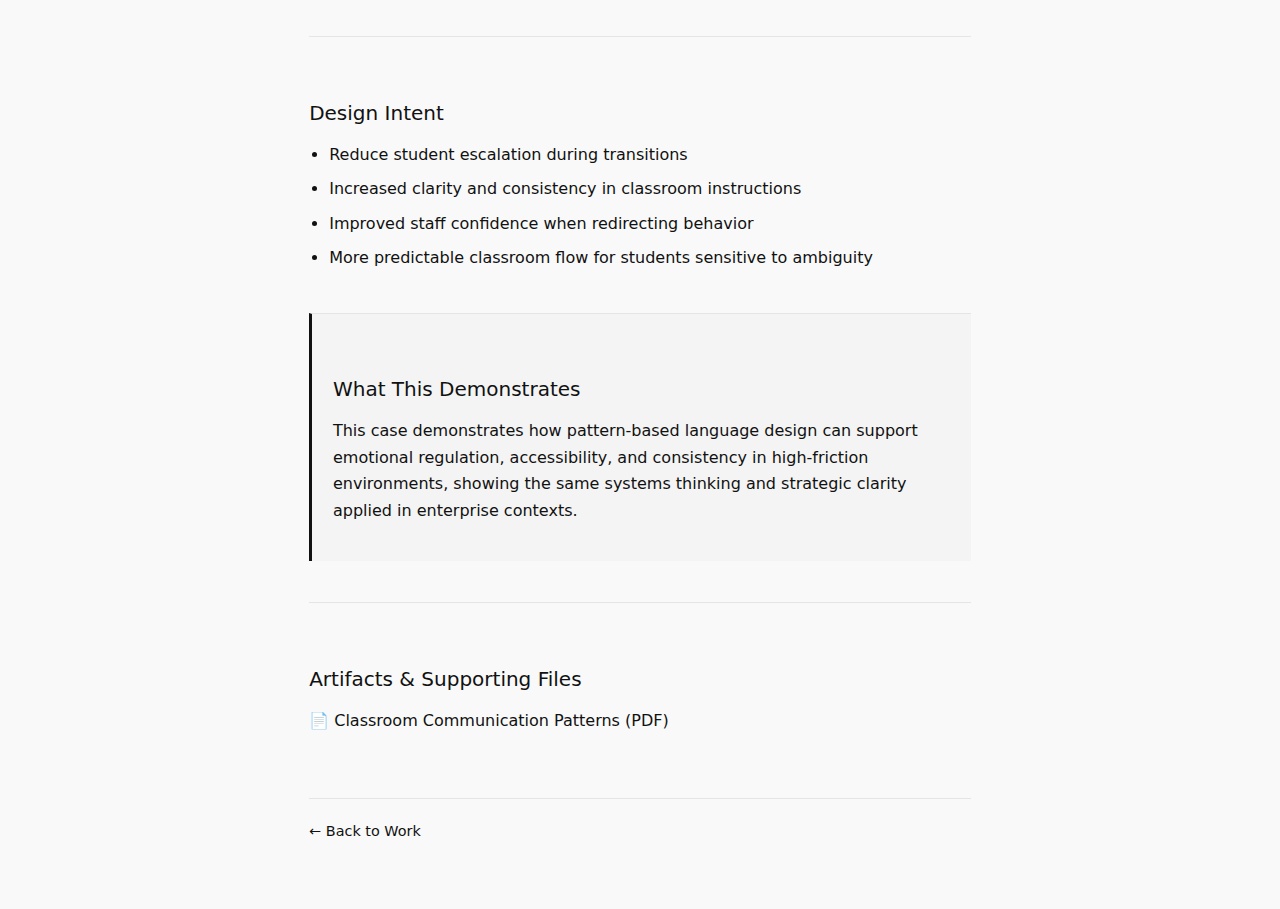
<file: case-study-patterns.html>
<!DOCTYPE html>
<html lang="en">
<head>
  <meta charset="UTF-8" />
  <meta name="viewport" content="width=device-width, initial-scale=1.0" />
  <title>Predictable Communication System — Case Study</title>
  <meta name="description" content="Case study on designing predictable communication patterns for regulated classrooms and group environments." />

<link rel="stylesheet" href="styles.css">
</head>

<body>

  <main id="content">

    <article class="case-study">

      <nav class="case-study-nav">
        <a href="work.html">← Back to Work</a>
      </nav>

      <header class="case-study-header">
        <h1>Predictable Communication System</h1>
        <p class="case-study-subtitle">
          Experimental structured language system for regulated classrooms
        </p>

        <dl class="case-study-meta">
          <div>
            <dt>Role</dt>
            <dd>Communication Designer · UX Writer</dd>
          </div>
          <div>
            <dt>Duration</dt>
            <dd>Iterative pilot</dd>
          </div>
          <div>
            <dt>Scope</dt>
            <dd>Instructional language system for students and staff</dd>
          </div>
        </dl>
      </header>

      <section class="case-study-section">
        <h2>Context</h2>
        <p>
          In high-stress classroom settings, inconsistent or ambiguous language can increase cognitive load and emotional escalation. I explored how a predictable communication system might reduce this friction by standardizing instruction and redirection language.
        </p>
      </section>

    <!--  <section class="case-study-section">
        <h2>Problem</h2>
        <p>
          Classroom communication varied significantly between instructors, resulting in confusing or contradictory instructions, cognitive overload during transitions, and emotional escalation when feedback or redirection was unclear. 
          There was no shared language system for instructions, expectations, or behavioral redirection.
        </p>
      </section> -->

      <section class="case-study-section">
        <h2>Constraints</h2>
        <ul>
          <li>Varying regulation needs, including neurodivergent profiles</li>
          <li>Language needed to be simple, predictable, and emotionally neutral</li>
          <li>Guidance that was easy to remember and apply in real time</li>
        </ul>
      </section>

      <section class="case-study-section">
        <h2>Approach</h2>
        <p>
          I approached this work as a language systems design problem, focusing on predictability, emotional regulation, and repeatable patterns rather than individual phrases.
        </p>

        <h3>Diagnose</h3>
        <ul>
          <li>Observed classroom interactions and instruction handoffs</li>
          <li>Identified points of breakdown during transitions and corrective moments</li>
          <li>Analyzed how language ambiguity increased emotional load</li>
        </ul>

        <h3>Design the System</h3>
        <ul>
          <li>Created a repeatable microcopy pattern set for instructions, expectations, and feedback</li>
          <li>Developed a step-based flow for high-friction moments: Pause → Clarify → Check Understanding</li>
        </ul>

        <h3>Enable Consistency</h3>
        <ul>
          <li>Rewrote common classroom scripts using regulated, inclusive language</li>
          <li>Designed patterns that prioritized predictability and emotional safety</li>
          <li>Ensured language worked under time pressure and stress</li>
        </ul>
      </section>

      <section class="case-study-section">
        <h2>Design Intent</h2>
        <ul>
          <li>Reduce student escalation during transitions</li>
          <li>Increased clarity and consistency in classroom instructions</li>
          <li>Improved staff confidence when redirecting behavior</li>
          <li>More predictable classroom flow for students sensitive to ambiguity</li>
        </ul>
      </section>

      <section class="case-study-section case-study-demonstrates">
        <h2>What This Demonstrates</h2>
        <p>
          This case demonstrates how pattern-based language design can support emotional regulation, accessibility, and consistency in high-friction environments, showing the same systems thinking and strategic clarity applied in enterprise contexts.
        </p>
      </section>

<section class="case-study-section case-study-artifacts">
  <h2>Artifacts & Supporting Files</h2>
  <ul>
    <li>
      <a href="files/classroom_patterns.pdf" target="_blank" rel="noopener">
        📄 Classroom Communication Patterns (PDF)
      </a>
    </ul>
</section>


      <nav class="case-study-nav">
        <a href="work.html">← Back to Work</a>
      </nav>

    </article>

  </main>

</body>
</html>
</file>
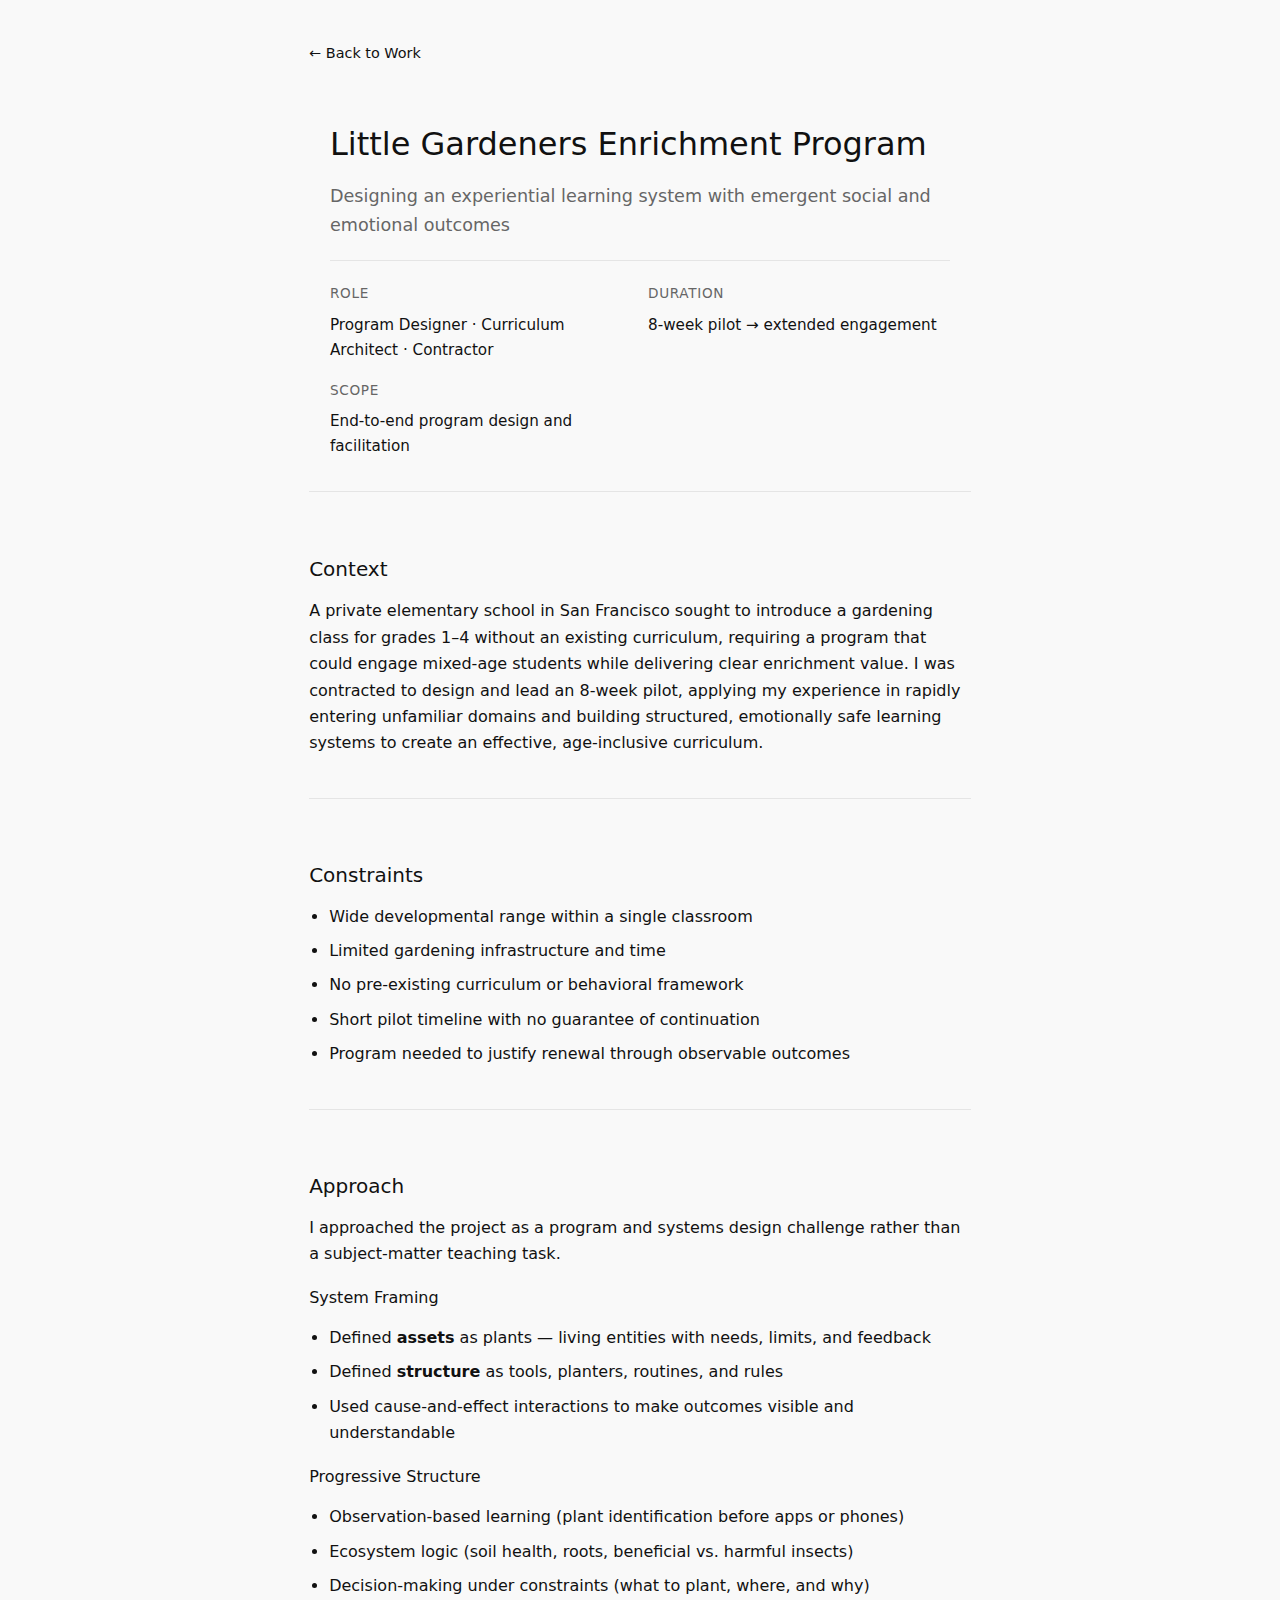
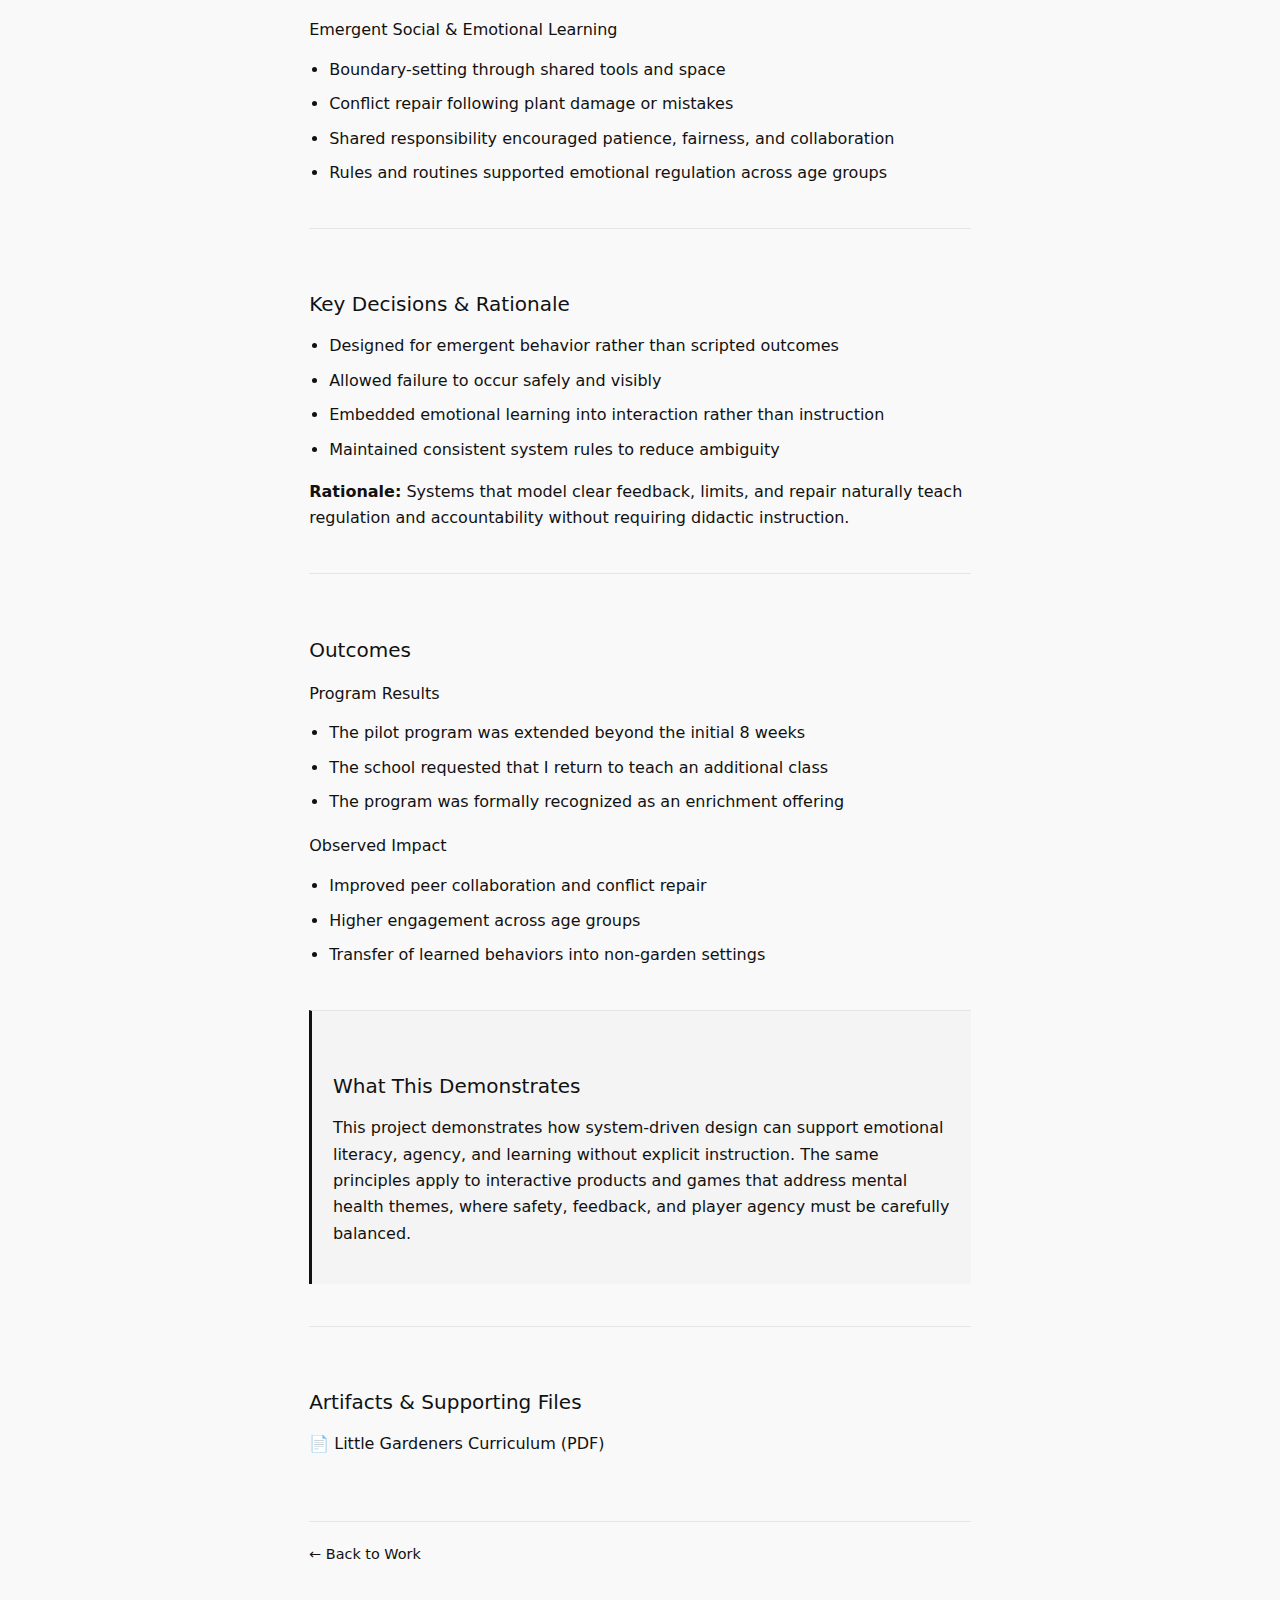
<file: case-study-program-design.html>
<!DOCTYPE html>
<html lang="en">
<head>
  <meta charset="UTF-8" />
  <meta name="viewport" content="width=device-width, initial-scale=1.0" />
  <title>Little Gardeners Program Design — Case Study</title>
  <meta name="description" content="Case study on designing an experiential enrichment program that integrates systems thinking and social-emotional learning." />
  <link rel="stylesheet" href="styles.css">
</head>

<body>

  <main id="content">

    <article class="case-study">

      <nav class="case-study-nav">
        <a href="work.html">← Back to Work</a>
      </nav>

      <header class="case-study-header">
        <h1>Little Gardeners Enrichment Program</h1>
        <p class="case-study-subtitle">
          Designing an experiential learning system with emergent social and emotional outcomes
        </p>

        <dl class="case-study-meta">
          <div>
            <dt>Role</dt>
            <dd>Program Designer · Curriculum Architect · Contractor</dd>
          </div>
          <div>
            <dt>Duration</dt>
            <dd>8-week pilot → extended engagement</dd>
          </div>
          <div>
            <dt>Scope</dt>
            <dd>End-to-end program design and facilitation</dd>
          </div>
        </dl>
      </header>

      <section class="case-study-section">
        <h2>Context</h2>
        <p>
         A private elementary school in San Francisco sought to introduce a gardening class for grades 1–4 without an existing curriculum, requiring a program that could engage mixed-age students while delivering clear enrichment value. I was contracted to design and lead an 8-week pilot, applying my experience in rapidly entering unfamiliar domains and building structured, emotionally safe learning systems to create an effective, age-inclusive curriculum.
        </p>
      </section>

      <section class="case-study-section">
        <h2>Constraints</h2>
        <ul>
          <li>Wide developmental range within a single classroom</li>
          <li>Limited gardening infrastructure and time</li>
          <li>No pre-existing curriculum or behavioral framework</li>
          <li>Short pilot timeline with no guarantee of continuation</li>
          <li>Program needed to justify renewal through observable outcomes</li>
        </ul>
      </section>

      <section class="case-study-section">
        <h2>Approach</h2>
        <p>
          I approached the project as a program and systems design challenge rather than a subject-matter teaching task.
        </p>

        <h3>System Framing</h3>
        <ul>
          <li>Defined <strong>assets</strong> as plants — living entities with needs, limits, and feedback</li>
          <li>Defined <strong>structure</strong> as tools, planters, routines, and rules</li>
          <li>Used cause-and-effect interactions to make outcomes visible and understandable</li>
        </ul>

        <h3>Progressive Structure</h3>
        <ul>
          <li>Observation-based learning (plant identification before apps or phones)</li>
          <li>Ecosystem logic (soil health, roots, beneficial vs. harmful insects)</li>
          <li>Decision-making under constraints (what to plant, where, and why)</li>
        </ul>

        <h3>Emergent Social & Emotional Learning</h3>
        <ul>
          <li>Boundary-setting through shared tools and space</li>
          <li>Conflict repair following plant damage or mistakes</li>
          <li>Shared responsibility encouraged patience, fairness, and collaboration</li>
          <li>Rules and routines supported emotional regulation across age groups</li>
        </ul>
      </section>

      <section class="case-study-section">
        <h2>Key Decisions & Rationale</h2>
        <ul>
          <li>Designed for emergent behavior rather than scripted outcomes</li>
          <li>Allowed failure to occur safely and visibly</li>
          <li>Embedded emotional learning into interaction rather than instruction</li>
          <li>Maintained consistent system rules to reduce ambiguity</li>
        </ul>
        <p>
          <strong>Rationale:</strong> Systems that model clear feedback, limits, and repair naturally teach regulation and accountability without requiring didactic instruction.
        </p>
      </section>

      <section class="case-study-section">
        <h2>Outcomes</h2>
        <h3>Program Results</h3>
        <ul>
          <li>The pilot program was extended beyond the initial 8 weeks</li>
          <li>The school requested that I return to teach an additional class</li>
          <li>The program was formally recognized as an enrichment offering</li>
        </ul>

        <h3>Observed Impact</h3>
        <ul>
          <li>Improved peer collaboration and conflict repair</li>
          <li>Higher engagement across age groups</li>
          <li>Transfer of learned behaviors into non-garden settings</li>
        </ul>
      </section>

      <section class="case-study-section case-study-demonstrates">
        <h2>What This Demonstrates</h2>
        <p>
          This project demonstrates how system-driven design can support emotional literacy, agency, and learning without explicit instruction. The same principles apply to interactive products and games that address mental health themes, where safety, feedback, and player agency must be carefully balanced.
        </p>
      </section>
<section class="case-study-section case-study-artifacts">
  <h2>Artifacts & Supporting Files</h2>
  <ul>
    <li>
      <a href="files/little_gardeners_program.pdf" target="_blank" rel="noopener">
        📄 Little Gardeners Curriculum  (PDF)
      </a>
    </ul>
</section>

      <nav class="case-study-nav">
        <a href="work.html">← Back to Work</a>
      </nav>

    </article>

  </main>

</body>
</html>
</file>
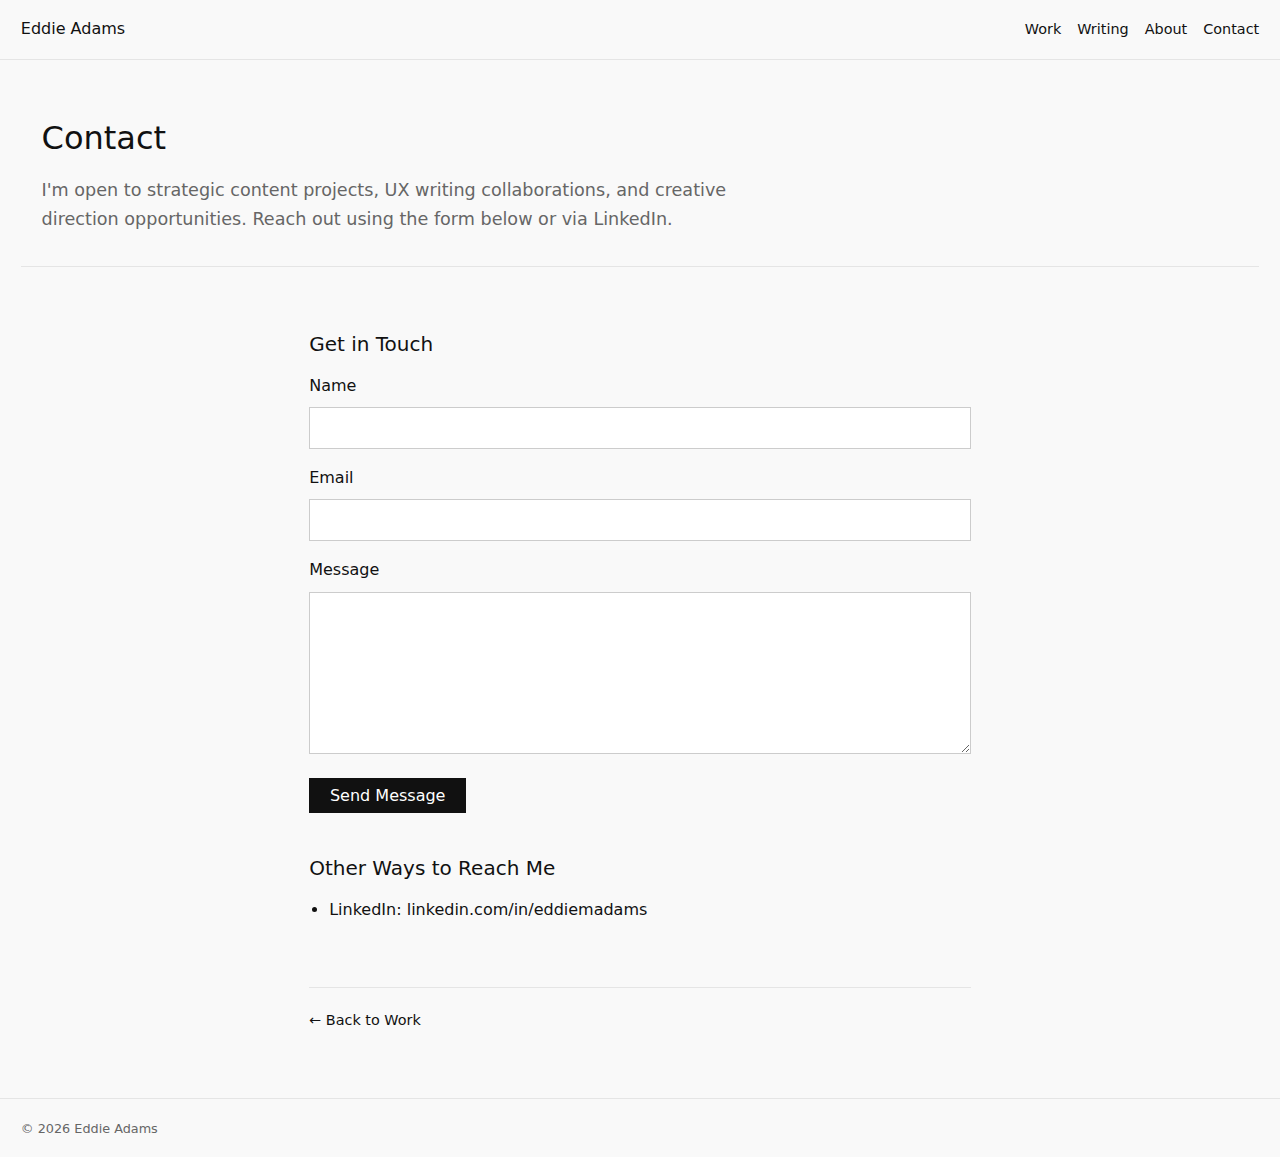
<file: contact.html>
<!DOCTYPE html>
<html lang="en">
<head>
  <meta charset="UTF-8" />
  <meta name="viewport" content="width=device-width, initial-scale=1.0" />
  <title>Contact — Eddie Adams</title>
  <meta name="description" content="Contact Eddie Ada — content strategist, UX writer, and creative director." />
  <link rel="stylesheet" href="styles.css">
</head>
<body>

  <!-- Site Header -->
  <header>
    <nav aria-label="Primary navigation">
      <a href="index.html" class="site-title">Eddie Adams</a>
      <ul class="nav-links">
        <li><a href="work.html">Work</a></li>
        <li><a href="writing.html">Writing</a></li>
        <li><a href="about.html">About</a></li>
        <li><a href="contact.html">Contact</a></li>
      </ul>
    </nav>
  </header>

  <main>

    <header class="contact-header">
      <h1>Contact</h1>
      <p>
        I'm open to strategic content projects, UX writing collaborations, and creative direction opportunities. Reach out using the form below or via LinkedIn.
      </p>
    </header>

    <section class="contact-section">
      <h2>Get in Touch</h2>
      <form action="mailto:eddie.adams@gmail.com" method="post" enctype="text/plain">
        <label for="name">Name</label>
        <input type="text" id="name" name="name" required>

        <label for="email">Email</label>
        <input type="email" id="email" name="email" required>

        <label for="message">Message</label>
        <textarea id="message" name="message" rows="6" required></textarea>

        <button type="submit">Send Message</button>
      </form>
    </section>

    <section class="contact-section">
      <h2>Other Ways to Reach Me</h2>
      <ul>
       <!-- <li>Email: <a href="mailto:your-email@example.com">your-email@example.com</a></li>-->
        <li>LinkedIn: <a href="https://www.linkedin.com/in/eddiemadams" target="_blank" rel="noopener">linkedin.com/in/eddiemadams</a></li>
        <!-- <li>Optional: Phone or other professional links</li> -->
      </ul>
    </section>

<article class="case-study">
<nav class="case-study-nav">
        <a href="work.html">← Back to Work</a>
      </nav>
</article>

  </main>

  <!-- Footer -->
  <footer>
    <small>
      © <span id="year"></span> Eddie Adams
    </small>
  </footer>

  <script>
    document.getElementById('year').textContent = new Date().getFullYear();
  </script>

</body>
</html>
</file>
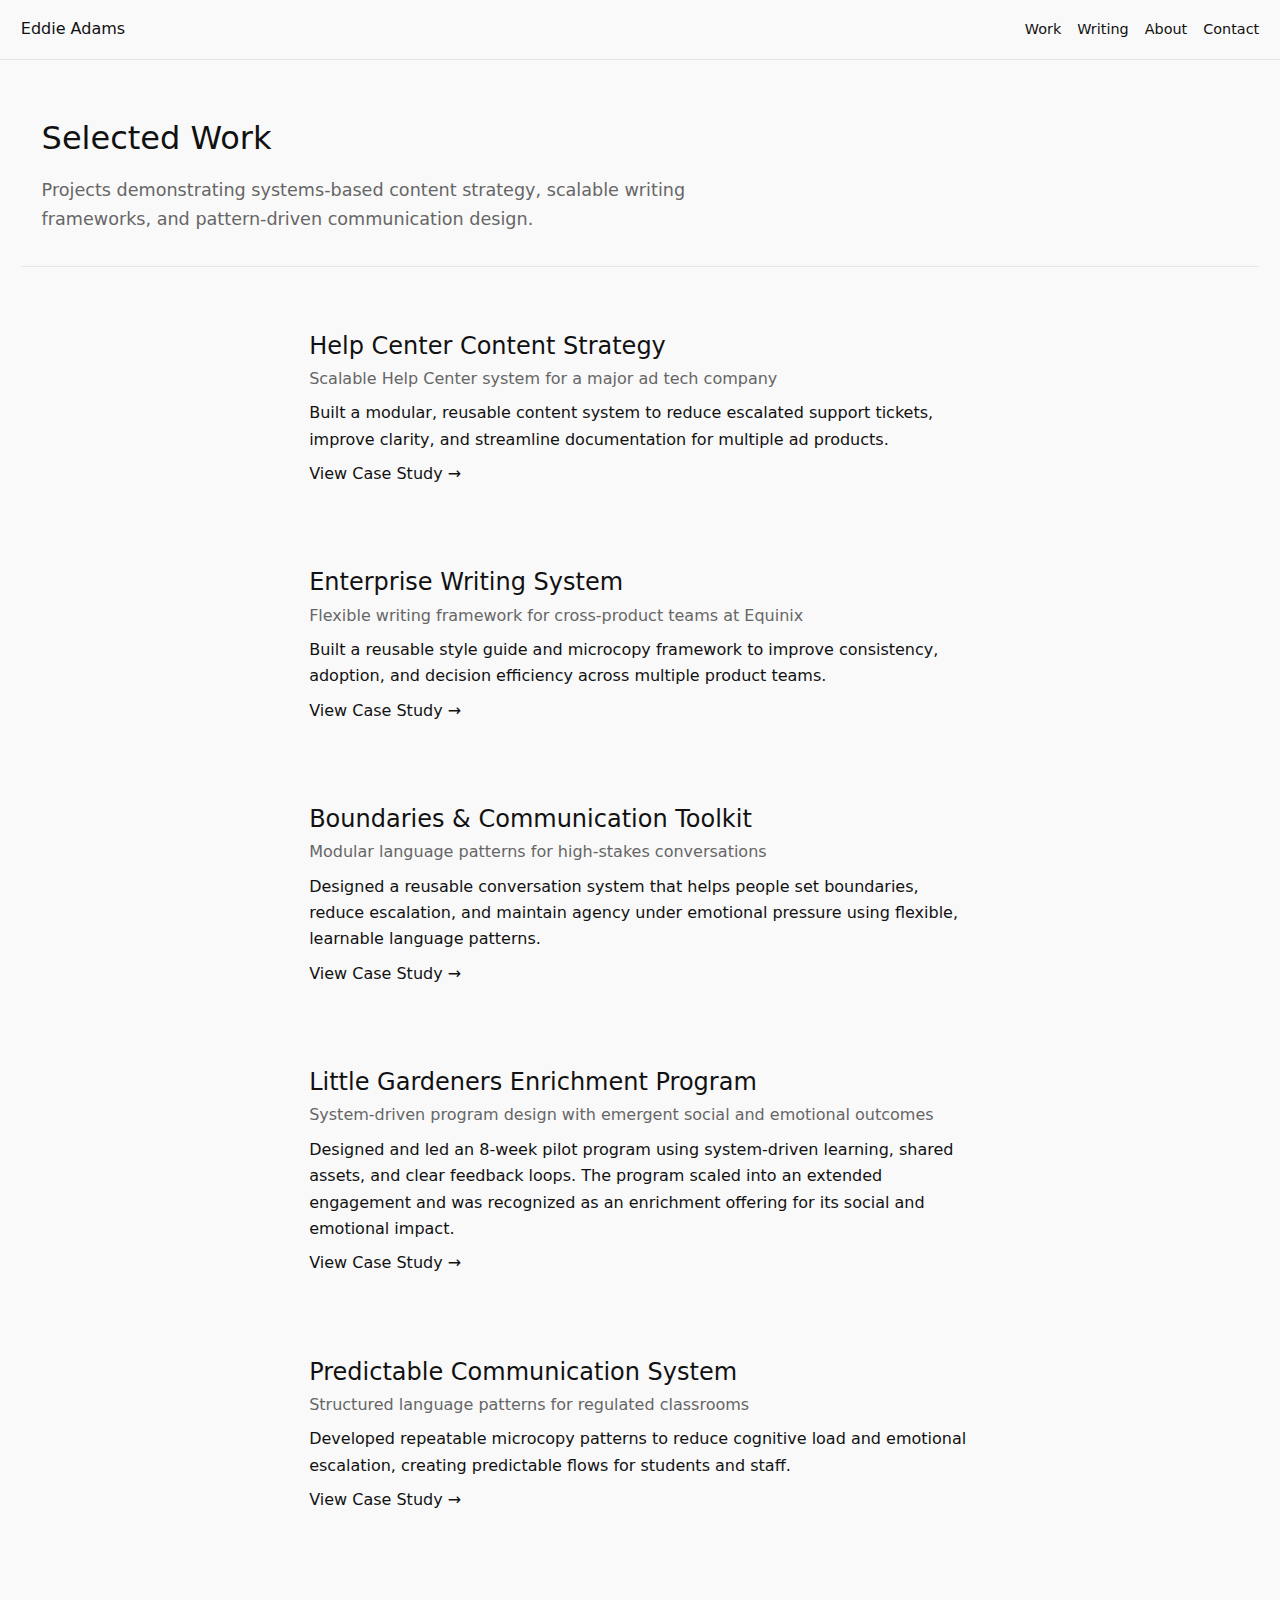
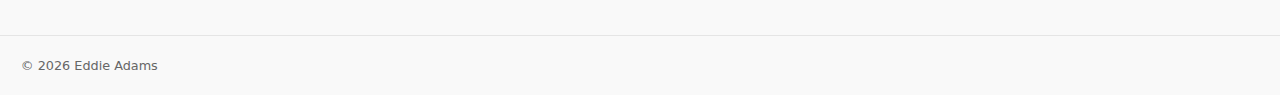
<file: work.html>
<!DOCTYPE html>
<html lang="en">
<head>
  <meta charset="UTF-8" />
  <meta name="viewport" content="width=device-width, initial-scale=1.0" />
  <title>Work — Eddie Adams</title>
  <meta name="description" content="Portfolio of case studies showcasing content strategy, UX writing, and pattern-based communication design." />
  <link rel="stylesheet" href="styles.css">
</head>

<body>

  <header>
    <nav aria-label="Primary navigation">
      <a href="index.html" class="site-title">Eddie Adams</a>
      <ul class="nav-links">
        <li><a href="work.html">Work</a></li>
        <li><a href="writing.html">Writing</a></li>
        <li><a href="about.html">About</a></li>
        <li><a href="contact.html">Contact</a></li>
      </ul>
    </nav>
  </header>

  <main>

    <header class="work-header">
      <h1>Selected Work</h1>
      <p>
        Projects demonstrating systems-based content strategy, scalable writing frameworks, and pattern-driven communication design.
      </p>
    </header>

    <section class="work-previews">

      <!-- Preview Block: Help Center Content Strategy -->
      <article class="work-preview">
        <h2>Help Center Content Strategy</h2>
        <p class="preview-subtitle">
          Scalable Help Center system for a major ad tech company
        </p>
        <p class="preview-snippet">
          Built a modular, reusable content system to reduce escalated support tickets, improve clarity, and streamline documentation for multiple ad products.
        </p>
        <p>
          <a href="case-study-help-center.html">View Case Study →</a>
        </p>
      </article>

      <!-- Preview Block: Enterprise Writing System -->
      <article class="work-preview">
        <h2>Enterprise Writing System</h2>
        <p class="preview-subtitle">
          Flexible writing framework for cross-product teams at Equinix
        </p>
        <p class="preview-snippet">
          Built a reusable style guide and microcopy framework to improve consistency, adoption, and decision efficiency across multiple product teams.
        </p>
        <p>
          <a href="case-study-enterprise-writing-system.html">View Case Study →</a>
        </p>
      </article>

<!-- Preview Block: Boundaries & Communication Toolkit -->
<article class="work-preview">
  <h2>Boundaries & Communication Toolkit</h2>
  <p class="preview-subtitle">
    Modular language patterns for high-stakes conversations
  </p>
  <p class="preview-snippet">
    Designed a reusable conversation system that helps people set boundaries, reduce escalation, and maintain agency under emotional pressure using flexible, learnable language patterns.
  </p>
  <p>
    <a href="case-study-boundaries-communication.html">View Case Study →</a>
  </p>
</article>


<!-- Preview Block: Little Gardeners Enrichment Program -->
<article class="work-preview">
  <h2>Little Gardeners Enrichment Program</h2>
  <p class="preview-subtitle">
    System-driven program design with emergent social and emotional outcomes
  </p>
  <p class="preview-snippet">
    Designed and led an 8-week pilot program using system-driven learning, shared assets, and clear feedback loops. The program scaled into an extended engagement and was recognized as an enrichment offering for its social and emotional impact.
  </p>
  <p>
    <a href="case-study-program-design.html">View Case Study →</a>
  </p>
</article>


      <!-- Preview Block: Predictable Communication System -->
      <article class="work-preview">
        <h2>Predictable Communication System</h2>
        <p class="preview-subtitle">
          Structured language patterns for regulated classrooms
        </p>
        <p class="preview-snippet">
          Developed repeatable microcopy patterns to reduce cognitive load and emotional escalation, creating predictable flows for students and staff.
        </p>
        <p>
          <a href="case-study-patterns.html">View Case Study →</a>
        </p>
      </article>

    </section>

  </main>

  <!-- Footer -->
  <footer>
    <small>
      © <span id="year"></span> Eddie Adams
    </small>
  </footer>

  <script>
    document.getElementById('year').textContent = new Date().getFullYear();
  </script>

</body>
</html>
</file>
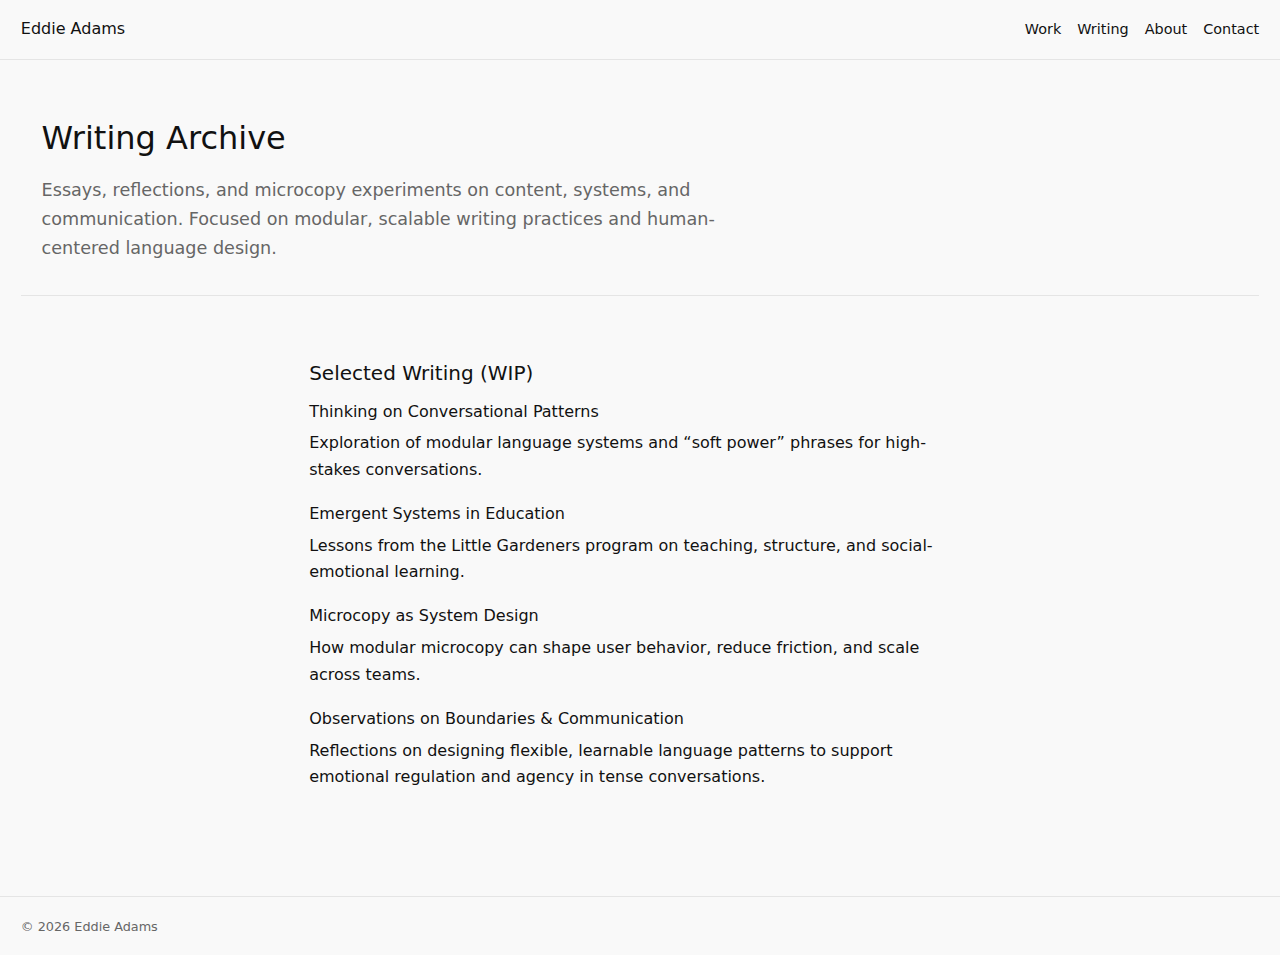
<file: writing.html>
<!DOCTYPE html>
<html lang="en">
<head>
  <meta charset="UTF-8" />
  <meta name="viewport" content="width=device-width, initial-scale=1" />
  <title>Writing Archive — Eddie Adams</title>
  <meta name="description" content="Collection of essays, reflections, and microcopy experiments on content, systems, and communication." />
  <link rel="stylesheet" href="styles.css">
</head>
<body>
  <!-- Site Header -->
  <header>
    <nav aria-label="Primary navigation">
      <a href="index.html" class="site-title">Eddie Adams</a>
      <ul class="nav-links">
        <li><a href="work.html">Work</a></li>
        <li><a href="writing.html">Writing</a></li>
        <li><a href="about.html">About</a></li>
        <li><a href="contact.html">Contact</a></li>
      </ul>
    </nav>
  </header>

  <!-- Main Content -->
  <main>
    <header class="work-header">
      <h1>Writing Archive</h1>
      <p>
        Essays, reflections, and microcopy experiments on content, systems, and communication. Focused on modular, scalable writing practices and human-centered language design.
      </p>
    </header>

    <section class="selected-work">
      <h2>Selected Writing (WIP)</h2>
      <ul class="work-list">
        <li>
          <article>
            <h3>
              <a href="writing/thinking-on-conversational-patterns.html">Thinking on Conversational Patterns</a>
            </h3>
            <p>
              Exploration of modular language systems and “soft power” phrases for high-stakes conversations.
            </p>
          </article>
        </li>
        <li>
          <article>
            <h3>
              <a href="writing/emergent-systems-in-education.html">Emergent Systems in Education</a>
            </h3>
            <p>
              Lessons from the Little Gardeners program on teaching, structure, and social-emotional learning.
            </p>
          </article>
        </li>
        <li>
          <article>
            <h3>
              <a href="writing/microcopy-as-system-design.html">Microcopy as System Design</a>
            </h3>
            <p>
              How modular microcopy can shape user behavior, reduce friction, and scale across teams.
            </p>
          </article>
        </li>
        <li>
          <article>
            <h3>
              <a href="writing/observations-on-boundaries.html">Observations on Boundaries & Communication</a>
            </h3>
            <p>
              Reflections on designing flexible, learnable language patterns to support emotional regulation and agency in tense conversations.
            </p>
          </article>
        </li>
      </ul>
    </section>
  </main>

  <!-- Footer -->
  <footer>
    <small>
      © <span id="year"></span> Eddie Adams
    </small>
  </footer>

  <!-- Minimal JS for year -->
  <script>
    document.getElementById('year').textContent = new Date().getFullYear();
  </script>
</body>
</html>
</file>
<file: styles.css>
/* -----------------------------
   CSS RESET (Minimal)
----------------------------- */

*,
*::before,
*::after {
  box-sizing: border-box;
}

html {
  -webkit-text-size-adjust: 100%;
}

body {
  margin: 0;
}

/* -----------------------------
   CSS VARIABLES
----------------------------- */

:root {
  /* Color */
  --color-bg: #f9f9f9;
  --color-text: #111111;
  --color-muted: #666666;
  --color-border: #e5e5e5;
  --color-link: #111111;
  --color-input-bg: #ffffff;
  --color-input-border: #cccccc;
  --color-button-bg: #111111;
  --color-button-text: #ffffff;

  /* Typography */
  --font-body: system-ui, -apple-system, BlinkMacSystemFont,
               "Segoe UI", Roboto, Helvetica, Arial, sans-serif;

  /* Layout */
  --max-width: 65ch;
  --space-xs: 0.5rem;
  --space-sm: 1rem;
  --space-md: 1.3rem;
  --space-lg: 2.6rem;
  --space-xl: 4rem;
}

/* -----------------------------
   BASE STYLES
----------------------------- */

body {
  font-family: var(--font-body);
  font-size: 1rem;
  line-height: 1.65;
  color: var(--color-text);
  background-color: var(--color-bg);
}

/* -----------------------------
   TYPOGRAPHY
----------------------------- */

h1,
h2,
h3 {
  font-weight: 500;
  line-height: 1.3;
  margin: 0 0 var(--space-sm) 0;
}

h1 {
  font-size: 2rem;
  color: var(--color-text);
}

h2 {
  font-size: 1.25rem;
  margin-top: var(--space-lg);
}

h3 {
  font-size: 1rem;
}

p {
  margin: 0 0 var(--space-sm) 0;
  max-width: var(--max-width);
}

small {
  color: var(--color-muted);
}

/* -----------------------------
   LINKS
----------------------------- */

a {
  color: var(--color-link);
  text-decoration: none;
  border-bottom: 1px solid transparent;
  transition: border-bottom-color 0.2s ease;
}

a:hover {
  border-bottom-color: var(--color-link);
}

a:focus {
  outline: 2px solid var(--color-link);
  outline-offset: 2px;
}

/* -----------------------------
   LAYOUT
----------------------------- */

header,
main,
footer {
  padding-left: var(--space-md);
  padding-right: var(--space-md);
}

header {
  border-bottom: 1px solid var(--color-border);
  padding-top: var(--space-sm);
  padding-bottom: var(--space-sm);
}

main {
  padding-top: var(--space-lg);
  padding-bottom: var(--space-xl);
}

footer {
  border-top: 1px solid var(--color-border);
  padding-top: var(--space-sm);
  padding-bottom: var(--space-sm);
}

/* -----------------------------
   NAVIGATION
----------------------------- */

nav {
  display: flex;
  justify-content: space-between;
  align-items: baseline;
}

.site-title {
  font-weight: 500;
}

.nav-links {
  list-style: none;
  margin: 0;
  padding: 0;
  display: flex;
  gap: var(--space-sm);
}

.nav-links a {
  font-size: 0.9rem;
}

/* -----------------------------
   SECTIONS
----------------------------- */

section {
  margin-bottom: var(--space-lg);
}

.intro {
  max-width: var(--max-width);
  margin-left: auto;
  margin-right: auto;
  margin-bottom: var(--space-xl);
}

.intro-text {
  font-size: 1.1rem;
  color: var(--color-muted);
}

.selected-work,
.writing-teaser {
  max-width: var(--max-width);
  margin-left: auto;
  margin-right: auto;
}

/* -----------------------------
   PAGE HEADERS (Consistent styling)
----------------------------- */

.work-header,
.about-header,
.contact-header,
.case-study-header {
  margin-bottom: var(--space-xl);
}

.work-header h1,
.about-header h1,
.contact-header h1,
.case-study-header h1 {
  font-size: 2rem;
  font-weight: 500;
  color: var(--color-text);
  margin-bottom: var(--space-sm);
}

.work-header p,
.about-header p,
.contact-header p,
.case-study-subtitle {
  font-size: 1.1rem;
  color: var(--color-muted);
  font-weight: normal;
  line-height: 1.65;
}

.case-study-subtitle {
  margin-top: var(--space-xs);
}

/* -----------------------------
   WORK LIST
----------------------------- */

.work-list {
  list-style: none;
  padding: 0;
  margin: 0;
}

.work-list li {
  margin-bottom: var(--space-md);
}

.work-list h3 {
  margin-bottom: var(--space-xs);
}

/* -----------------------------
   WORK PAGE
----------------------------- */

.work-previews {
  max-width: var(--max-width);
  margin-left: auto;
  margin-right: auto;
  display: flex;
  flex-direction: column;
  gap: var(--space-xl);
}

.work-preview h2 {
  font-size: 1.5rem;
  margin-bottom: 0.25rem;
  margin-top: 0;
}

.preview-subtitle {
  font-size: 1rem;
  font-weight: 500;
  color: var(--color-muted);
  margin-bottom: 0.5rem;
}

.preview-snippet {
  font-size: 1rem;
  margin-bottom: 0.5rem;
}

.work-preview a {
  font-weight: 500;
}

/* -----------------------------
   ABOUT & CONTACT SECTIONS
----------------------------- */

.about-section,
.contact-section {
  max-width: var(--max-width);
  margin-left: auto;
  margin-right: auto;
  margin-bottom: var(--space-lg);
}

.about-section ul,
.contact-section ul {
  padding-left: 1.25rem;
  margin: var(--space-sm) 0;
}

.about-section li,
.contact-section li {
  margin-bottom: var(--space-xs);
}

.about-nav,
.contact-nav {
  max-width: var(--max-width);
  margin-left: auto;
  margin-right: auto;
  margin-top: var(--space-xl);
  padding-top: var(--space-md);
  border-top: 1px solid var(--color-border);
  font-size: 0.9rem;
}

/* -----------------------------
   FORMS
----------------------------- */

form {
  max-width: var(--max-width);
}

label {
  display: block;
  font-weight: 500;
  margin-bottom: var(--space-xs);
}

input[type="text"],
input[type="email"],
textarea {
  width: 100%;
  padding: var(--space-xs) var(--space-sm);
  font-family: var(--font-body);
  font-size: 1rem;
  line-height: 1.5;
  color: var(--color-text);
  background-color: var(--color-input-bg);
  border: 1px solid var(--color-input-border);
  border-radius: 0;
  margin-bottom: var(--space-sm);
  transition: border-color 0.2s ease;
}

input[type="text"]:focus,
input[type="email"]:focus,
textarea:focus {
  outline: none;
  border-color: var(--color-text);
}

textarea {
  resize: vertical;
  min-height: 120px;
}

button[type="submit"] {
  padding: var(--space-xs) var(--space-md);
  font-family: var(--font-body);
  font-size: 1rem;
  font-weight: 500;
  color: var(--color-button-text);
  background-color: var(--color-button-bg);
  border: none;
  cursor: pointer;
  transition: opacity 0.2s ease;
}

button[type="submit"]:hover {
  opacity: 0.85;
}

button[type="submit"]:focus {
  outline: 2px solid var(--color-text);
  outline-offset: 2px;
}

/* -----------------------------
   CASE STUDY LAYOUT
----------------------------- */

.case-study {
  max-width: var(--max-width);
  margin-left: auto;
  margin-right: auto;
}

.case-study-nav {
  margin-bottom: var(--space-lg);
  font-size: 0.9rem;
}

.case-study-nav:last-of-type {
  margin-top: var(--space-xl);
  margin-bottom: 0;
  padding-top: var(--space-md);
  border-top: 1px solid var(--color-border);
}

.case-study-meta {
  display: grid;
  grid-template-columns: repeat(auto-fit, minmax(200px, 1fr));
  gap: var(--space-sm);
  margin-top: var(--space-md);
  padding-top: var(--space-md);
  border-top: 1px solid var(--color-border);
}

.case-study-meta div {
  margin: 0;
}

.case-study-meta dt {
  font-weight: 500;
  font-size: 0.85rem;
  text-transform: uppercase;
  letter-spacing: 0.05em;
  color: var(--color-muted);
  margin-bottom: var(--space-xs);
}

.case-study-meta dd {
  margin: 0;
  font-size: 0.95rem;
}

.case-study-section {
  margin-bottom: var(--space-lg);
}

.case-study-section h2 {
  margin-top: var(--space-lg);
  margin-bottom: var(--space-sm);
}

.case-study-section h3 {
  margin-top: var(--space-md);
  margin-bottom: var(--space-sm);
  font-weight: 500;
}

.case-study-section ul {
  padding-left: 1.25rem;
  margin: var(--space-sm) 0;
}

.case-study-section li {
  margin-bottom: var(--space-xs);
}

.case-study-section + .case-study-section {
  border-top: 1px solid var(--color-border);
  padding-top: var(--space-md);
}

.case-study-demonstrates,
.case-study-takeaway {
  background-color: rgba(0, 0, 0, 0.02);
  padding: var(--space-md);
  border-left: 3px solid var(--color-text);
}

.case-study-artifacts {
  margin-top: var(--space-lg);
}

.case-study-artifacts h2 {
  font-size: 1.25rem;
  margin-bottom: var(--space-sm);
}

.case-study-artifacts ul {
  list-style: none;
  padding-left: 0;
}

.case-study-artifacts li {
  margin-bottom: var(--space-xs);
}

.case-study-artifacts a {
  font-weight: 500;
}

/* -----------------------------
   FOOTER
----------------------------- */

footer small {
  font-size: 0.8rem;
}

/* -----------------------------
   RESPONSIVE
----------------------------- */

@media (max-width: 600px) {
  nav {
    flex-direction: column;
    gap: var(--space-sm);
  }
  
  .nav-links {
    margin-top: var(--space-xs);
  }

  h1 {
    font-size: 1.75rem;
  }

  h2 {
    font-size: 1.15rem;
  }

  .case-study-meta {
    grid-template-columns: 1fr;
  }
}
</file>
